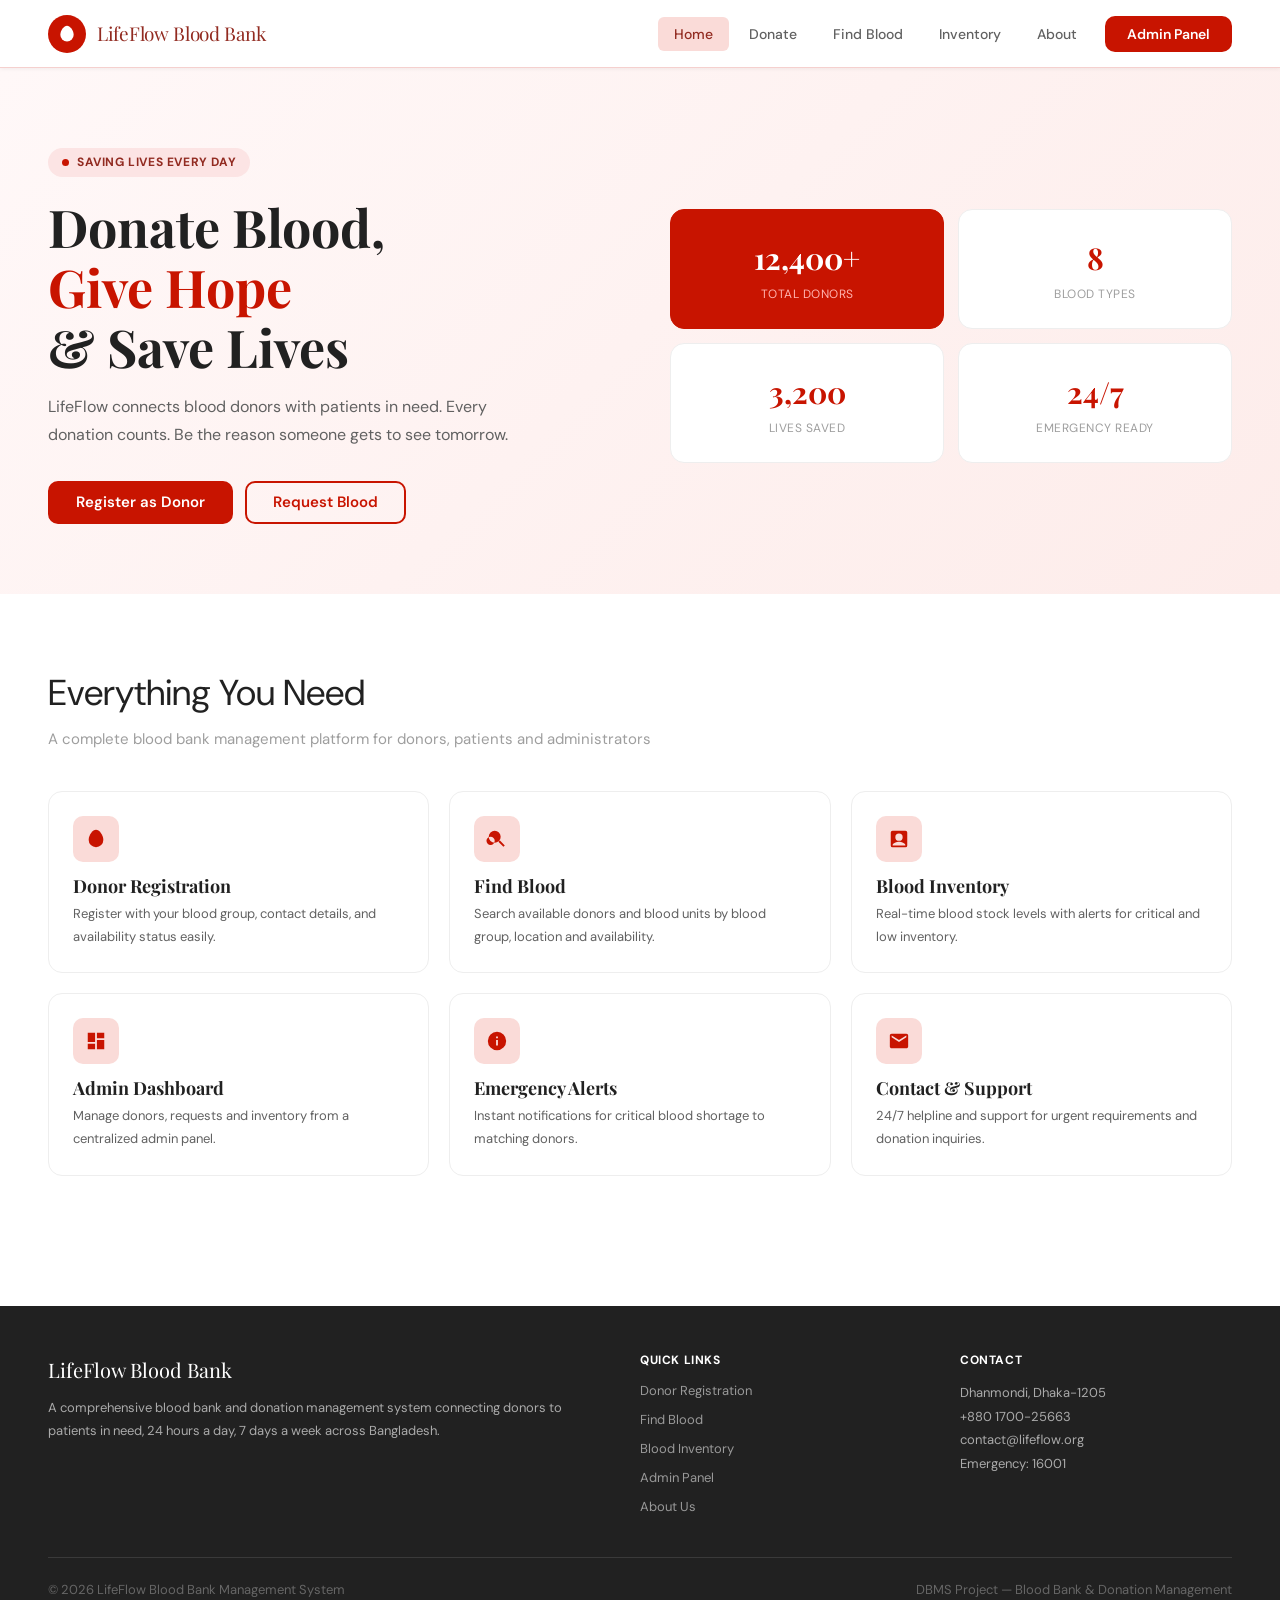
<file: index.html>
<!DOCTYPE html>
<html lang="en">
<head>
    <meta charset="UTF-8">
    <meta name="viewport" content="width=device-width, initial-scale=1.0">
    <title>LifeFlow — Blood Bank & Donation Management System</title>
    <link rel="stylesheet" href="css/style.css">
</head>
<body>

<!-- ══════════════════════════════════════════════════════════
     NAVBAR
══════════════════════════════════════════════════════════ -->
<nav class="navbar">
    <a class="nav-logo" href="#" onclick="showPage('home');return false">
        <div class="nav-logo-icon">
            <svg viewBox="0 0 24 24"><path d="M12 2C8.5 2 4 7.5 4 13a8 8 0 0016 0c0-5.5-4.5-11-8-11z"/></svg>
        </div>
        <span class="nav-logo-text">LifeFlow Blood Bank</span>
    </a>
    <div class="nav-links">
        <button class="nav-link active" data-page="home"      onclick="showPage('home')">Home</button>
        <button class="nav-link"        data-page="donate"    onclick="showPage('donate')">Donate</button>
        <button class="nav-link"        data-page="request"   onclick="showPage('request')">Find Blood</button>
        <button class="nav-link"        data-page="inventory" onclick="showPage('inventory')">Inventory</button>
        <button class="nav-link"        data-page="about"     onclick="showPage('about')">About</button>
        <button class="nav-admin-btn"   data-page="admin"     onclick="showPage('admin')">Admin Panel</button>
    </div>
</nav>


<!-- ══════════════════════════════════════════════════════════
     PAGE: HOME
══════════════════════════════════════════════════════════ -->
<div id="page-home" class="page active">

    <!-- Hero -->
    <section style="background:linear-gradient(135deg,#fff8f8 0%,#fdecea 100%);padding:80px 48px 70px;
                    display:grid;grid-template-columns:1fr 1fr;gap:60px;align-items:center">
        <div>
            <div style="display:inline-flex;align-items:center;gap:8px;background:#fce4e4;color:var(--red-dark);
                        font-size:12px;font-weight:700;padding:5px 14px;border-radius:999px;
                        letter-spacing:.6px;text-transform:uppercase;margin-bottom:20px">
                <span class="pulse" style="width:7px;height:7px;background:var(--red);border-radius:50%;display:inline-block"></span>
                Saving Lives Every Day
            </div>
            <h1 style="margin-bottom:16px">
                Donate Blood,<br>
                <span style="color:var(--red)">Give Hope</span><br>
                &amp; Save Lives
            </h1>
            <p style="font-size:16px;margin-bottom:32px;max-width:460px">
                LifeFlow connects blood donors with patients in need. Every donation counts.
                Be the reason someone gets to see tomorrow.
            </p>
            <div style="display:flex;gap:12px;flex-wrap:wrap">
                <button class="btn btn-primary" onclick="showPage('donate')">Register as Donor</button>
                <button class="btn btn-outline" onclick="showPage('request')">Request Blood</button>
            </div>
        </div>
        <div style="display:grid;grid-template-columns:1fr 1fr;gap:14px">
            <div class="card" style="text-align:center;background:var(--red);border-color:var(--red)">
                <div style="font-family:var(--font-head);font-size:30px;color:white;font-weight:700">12,400+</div>
                <div style="font-size:12px;color:#ffb3ae;text-transform:uppercase;letter-spacing:.5px;margin-top:3px">Total Donors</div>
            </div>
            <div class="card" style="text-align:center">
                <div style="font-family:var(--font-head);font-size:30px;color:var(--red);font-weight:700">8</div>
                <div style="font-size:12px;color:var(--gray-400);text-transform:uppercase;letter-spacing:.5px;margin-top:3px">Blood Types</div>
            </div>
            <div class="card" style="text-align:center">
                <div style="font-family:var(--font-head);font-size:30px;color:var(--red);font-weight:700">3,200</div>
                <div style="font-size:12px;color:var(--gray-400);text-transform:uppercase;letter-spacing:.5px;margin-top:3px">Lives Saved</div>
            </div>
            <div class="card" style="text-align:center">
                <div style="font-family:var(--font-head);font-size:30px;color:var(--red);font-weight:700">24/7</div>
                <div style="font-size:12px;color:var(--gray-400);text-transform:uppercase;letter-spacing:.5px;margin-top:3px">Emergency Ready</div>
            </div>
        </div>
    </section>

    <!-- Features -->
    <section style="padding:70px 48px">
        <div class="section-title">Everything You Need</div>
        <div class="section-sub">A complete blood bank management platform for donors, patients and administrators</div>
        <div style="display:grid;grid-template-columns:repeat(3,1fr);gap:20px">

            <div class="card" style="cursor:pointer" onclick="showPage('donate')">
                <div style="width:46px;height:46px;background:var(--red-light);border-radius:10px;
                            display:flex;align-items:center;justify-content:center;margin-bottom:14px">
                    <svg width="22" height="22" fill="var(--red)" viewBox="0 0 24 24"><path d="M12 2C8.5 2 4 7.5 4 13a8 8 0 0016 0c0-5.5-4.5-11-8-11z"/></svg>
                </div>
                <h4 style="margin-bottom:6px">Donor Registration</h4>
                <p style="font-size:13px">Register with your blood group, contact details, and availability status easily.</p>
            </div>

            <div class="card" style="cursor:pointer" onclick="showPage('request')">
                <div style="width:46px;height:46px;background:var(--red-light);border-radius:10px;
                            display:flex;align-items:center;justify-content:center;margin-bottom:14px">
                    <svg width="22" height="22" fill="var(--red)" viewBox="0 0 24 24"><path d="M15.5 14h-.79l-.28-.27A6.47 6.47 0 0016 9.5a6.5 6.5 0 10-6.5 6.5c1.61 0 3.09-.59 4.23-1.57l.27.28v.79l5 4.99L20.49 19l-4.99-5zm-6 0A4.5 4.5 0 115 9.5 4.5 4.5 0 019.5 14z"/></svg>
                </div>
                <h4 style="margin-bottom:6px">Find Blood</h4>
                <p style="font-size:13px">Search available donors and blood units by blood group, location and availability.</p>
            </div>

            <div class="card" style="cursor:pointer" onclick="showPage('inventory')">
                <div style="width:46px;height:46px;background:var(--red-light);border-radius:10px;
                            display:flex;align-items:center;justify-content:center;margin-bottom:14px">
                    <svg width="22" height="22" fill="var(--red)" viewBox="0 0 24 24"><path d="M19 3H5a2 2 0 00-2 2v14a2 2 0 002 2h14a2 2 0 002-2V5a2 2 0 00-2-2zm-7 3a4 4 0 110 8 4 4 0 010-8zm-7 13c0-2.7 4.7-4 7-4s7 1.3 7 4H5z"/></svg>
                </div>
                <h4 style="margin-bottom:6px">Blood Inventory</h4>
                <p style="font-size:13px">Real-time blood stock levels with alerts for critical and low inventory.</p>
            </div>

            <div class="card" style="cursor:pointer" onclick="showPage('admin')">
                <div style="width:46px;height:46px;background:var(--red-light);border-radius:10px;
                            display:flex;align-items:center;justify-content:center;margin-bottom:14px">
                    <svg width="22" height="22" fill="var(--red)" viewBox="0 0 24 24"><path d="M3 13h8V3H3v10zm0 8h8v-6H3v6zm10 0h8V11h-8v10zm0-18v6h8V3h-8z"/></svg>
                </div>
                <h4 style="margin-bottom:6px">Admin Dashboard</h4>
                <p style="font-size:13px">Manage donors, requests and inventory from a centralized admin panel.</p>
            </div>

            <div class="card">
                <div style="width:46px;height:46px;background:var(--red-light);border-radius:10px;
                            display:flex;align-items:center;justify-content:center;margin-bottom:14px">
                    <svg width="22" height="22" fill="var(--red)" viewBox="0 0 24 24"><path d="M12 2a10 10 0 100 20A10 10 0 0012 2zm1 15h-2v-6h2v6zm0-8h-2V7h2v2z"/></svg>
                </div>
                <h4 style="margin-bottom:6px">Emergency Alerts</h4>
                <p style="font-size:13px">Instant notifications for critical blood shortage to matching donors.</p>
            </div>

            <div class="card" style="cursor:pointer" onclick="showPage('about')">
                <div style="width:46px;height:46px;background:var(--red-light);border-radius:10px;
                            display:flex;align-items:center;justify-content:center;margin-bottom:14px">
                    <svg width="22" height="22" fill="var(--red)" viewBox="0 0 24 24"><path d="M20 4H4c-1.1 0-2 .9-2 2v12c0 1.1.9 2 2 2h16c1.1 0 2-.9 2-2V6c0-1.1-.9-2-2-2zm0 4l-8 5-8-5V6l8 5 8-5v2z"/></svg>
                </div>
                <h4 style="margin-bottom:6px">Contact &amp; Support</h4>
                <p style="font-size:13px">24/7 helpline and support for urgent requirements and donation inquiries.</p>
            </div>

        </div>
    </section>
</div>


<!-- ══════════════════════════════════════════════════════════
     PAGE: DONOR REGISTRATION
══════════════════════════════════════════════════════════ -->
<div id="page-donate" class="page hidden">
    <div class="page-header">
        <h2>Donor Registration</h2>
        <p>Register as a blood donor and help save lives in your community</p>
    </div>
    <div class="content-area">
        <div class="form-card">
            <form id="donor-form" onsubmit="submitDonorRegistration(event)">
                <div class="form-grid">
                    <div class="form-group">
                        <label>First Name *</label>
                        <input type="text" id="d-fname" placeholder="Enter first name" required>
                    </div>
                    <div class="form-group">
                        <label>Last Name *</label>
                        <input type="text" id="d-lname" placeholder="Enter last name" required>
                    </div>
                    <div class="form-group">
                        <label>Email Address *</label>
                        <input type="email" id="d-email" placeholder="your@email.com" required>
                    </div>
                    <div class="form-group">
                        <label>Phone Number *</label>
                        <input type="tel" id="d-phone" placeholder="+880 1XXX XXXXXX" required>
                    </div>
                    <div class="form-group">
                        <label>Date of Birth *</label>
                        <input type="date" id="d-dob" required>
                    </div>
                    <div class="form-group">
                        <label>Gender *</label>
                        <select id="d-gender" required>
                            <option value="">Select gender</option>
                            <option>Male</option>
                            <option>Female</option>
                            <option>Other</option>
                        </select>
                    </div>
                    <div class="form-group full">
                        <label>Blood Group *</label>
                        <div class="blood-group-selector" id="donor-bg-selector">
                            <button type="button" class="bg-btn" data-bg="A+">A+</button>
                            <button type="button" class="bg-btn" data-bg="A-">A−</button>
                            <button type="button" class="bg-btn" data-bg="B+">B+</button>
                            <button type="button" class="bg-btn" data-bg="B-">B−</button>
                            <button type="button" class="bg-btn" data-bg="AB+">AB+</button>
                            <button type="button" class="bg-btn" data-bg="AB-">AB−</button>
                            <button type="button" class="bg-btn" data-bg="O+">O+</button>
                            <button type="button" class="bg-btn" data-bg="O-">O−</button>
                        </div>
                    </div>
                    <div class="form-group">
                        <label>City / District *</label>
                        <input type="text" id="d-city" placeholder="Dhaka, Chittagong..." required>
                    </div>
                    <div class="form-group">
                        <label>Weight (kg)</label>
                        <input type="number" id="d-weight" placeholder="Minimum 50 kg" min="50" max="200">
                    </div>
                    <div class="form-group">
                        <label>Last Donation Date</label>
                        <input type="date" id="d-lastdon">
                    </div>
                    <div class="form-group">
                        <label>Availability</label>
                        <select id="d-avail">
                            <option>Available Now</option>
                            <option>Available this Week</option>
                            <option>Not Available</option>
                        </select>
                    </div>
                    <div class="form-group full">
                        <label>Medical Notes (Optional)</label>
                        <textarea id="d-notes" placeholder="Any medical conditions, medications, or relevant health information..."></textarea>
                    </div>
                </div>
                <button type="submit" id="donor-submit-btn" class="btn btn-primary mt-3" data-label="Register as Donor">
                    Register as Donor
                </button>
                <div id="donor-alert" class="alert hidden"></div>
            </form>
        </div>
    </div>
</div>


<!-- ══════════════════════════════════════════════════════════
     PAGE: FIND BLOOD / REQUEST
══════════════════════════════════════════════════════════ -->
<div id="page-request" class="page hidden">
    <div class="page-header">
        <h2>Find Blood / Request</h2>
        <p>Search for available donors and blood units near you</p>
    </div>
    <div class="content-area">

        <!-- Search Bar -->
        <div style="display:flex;gap:12px;margin-bottom:28px;flex-wrap:wrap">
            <select id="s-bg" style="min-width:150px">
                <option value="">All Blood Groups</option>
                <option>A+</option><option>A-</option><option>B+</option><option>B-</option>
                <option>AB+</option><option>AB-</option><option>O+</option><option>O-</option>
            </select>
            <input type="text" id="s-city" placeholder="Search by city or district..." style="flex:1;min-width:160px">
            <select id="s-avail" style="min-width:180px">
                <option value="">Any Availability</option>
                <option value="Available Now">Available Now</option>
                <option value="Available this Week">Available this Week</option>
            </select>
            <button class="btn btn-primary" onclick="searchDonors()">Search Donors</button>
        </div>

        <!-- Donor Cards Grid -->
        <div id="donor-results" style="display:grid;grid-template-columns:repeat(auto-fill,minmax(260px,1fr));gap:16px;margin-bottom:48px">
            <p class="text-muted">Loading donors...</p>
        </div>

        <!-- Blood Request Form -->
        <div style="border-top:1.5px solid var(--gray-200);padding-top:40px">
            <h3 style="margin-bottom:6px">Submit a Blood Request</h3>
            <p style="margin-bottom:28px">Can't find a donor? Submit a formal request and we'll notify matching donors.</p>
            <div class="form-card" style="max-width:640px">
                <form id="request-form" onsubmit="submitBloodRequest(event)">
                    <div class="form-grid">
                        <div class="form-group">
                            <label>Patient Name *</label>
                            <input type="text" id="r-patient" placeholder="Full name" required>
                        </div>
                        <div class="form-group">
                            <label>Contact Number *</label>
                            <input type="tel" id="r-contact" placeholder="Phone number" required>
                        </div>
                        <div class="form-group">
                            <label>Blood Group Needed *</label>
                            <select id="r-bg" required>
                                <option value="">Select blood group</option>
                                <option>A+</option><option>A-</option><option>B+</option><option>B-</option>
                                <option>AB+</option><option>AB-</option><option>O+</option><option>O-</option>
                            </select>
                        </div>
                        <div class="form-group">
                            <label>Units Required *</label>
                            <input type="number" id="r-units" placeholder="Number of units" min="1" max="20" required>
                        </div>
                        <div class="form-group">
                            <label>Hospital / Location *</label>
                            <input type="text" id="r-hospital" placeholder="Hospital name and city" required>
                        </div>
                        <div class="form-group">
                            <label>Required By *</label>
                            <input type="date" id="r-date" required>
                        </div>
                        <div class="form-group full">
                            <label>Additional Notes</label>
                            <textarea id="r-notes" placeholder="Urgency level, patient condition, or other details..."></textarea>
                        </div>
                    </div>
                    <button type="submit" id="req-submit-btn" class="btn btn-primary mt-3" data-label="Submit Request">
                        Submit Request
                    </button>
                    <div id="req-alert" class="alert hidden"></div>
                </form>
            </div>
        </div>
    </div>
</div>


<!-- ══════════════════════════════════════════════════════════
     PAGE: BLOOD INVENTORY
══════════════════════════════════════════════════════════ -->
<div id="page-inventory" class="page hidden">
    <div class="page-header">
        <h2>Blood Inventory</h2>
        <p>Real-time blood stock levels across all blood groups</p>
    </div>
    <div class="content-area">
        <div id="inv-grid" style="display:grid;grid-template-columns:repeat(4,1fr);gap:16px;margin-bottom:40px">
            <p class="text-muted">Loading inventory...</p>
        </div>

        <h3 style="margin-bottom:16px">Recent Donations Log</h3>
        <div class="table-wrap">
            <table>
                <thead>
                    <tr>
                        <th>Donor</th>
                        <th>Blood Group</th>
                        <th>Units</th>
                        <th>Date</th>
                        <th>Status</th>
                    </tr>
                </thead>
                <tbody>
                    <tr><td>Md. Alamin</td><td><strong>A+</strong></td><td>1</td><td>2026-04-03</td><td><span class="pill pill-success">Completed</span></td></tr>
                    <tr><td>Sharmin Akter</td><td><strong>B+</strong></td><td>1</td><td>2026-04-02</td><td><span class="pill pill-success">Completed</span></td></tr>
                    <tr><td>Jahangir Alam</td><td><strong>O-</strong></td><td>1</td><td>2026-04-01</td><td><span class="pill pill-success">Completed</span></td></tr>
                    <tr><td>Ritu Begum</td><td><strong>A-</strong></td><td>1</td><td>2026-03-30</td><td><span class="pill pill-success">Completed</span></td></tr>
                    <tr><td>Tania Akter</td><td><strong>AB-</strong></td><td>1</td><td>2026-03-28</td><td><span class="pill pill-success">Completed</span></td></tr>
                </tbody>
            </table>
        </div>
    </div>
</div>


<!-- ══════════════════════════════════════════════════════════
     PAGE: ADMIN DASHBOARD
══════════════════════════════════════════════════════════ -->
<div id="page-admin" class="page hidden">
    <div class="page-header">
        <h2>Admin Dashboard</h2>
        <p>Manage donors, blood requests and inventory</p>
    </div>
    <div class="content-area">
        <div style="display:grid;grid-template-columns:220px 1fr;min-height:580px;
                    border:1.5px solid var(--gray-200);border-radius:var(--radius-lg);
                    overflow:hidden;background:var(--white)">

            <!-- Sidebar -->
            <div style="background:var(--gray-50);border-right:1.5px solid var(--gray-200);padding:20px 0">
                <div style="font-size:11px;font-weight:700;color:var(--gray-400);
                            padding:0 20px 12px;text-transform:uppercase;letter-spacing:.6px">Management</div>
                <div class="admin-nav-item active" data-tab="overview"   onclick="switchAdminTab('overview')">
                    <svg width="16" height="16" fill="currentColor" viewBox="0 0 24 24"><path d="M3 13h8V3H3v10zm0 8h8v-6H3v6zm10 0h8V11h-8v10zm0-18v6h8V3h-8z"/></svg>
                    Overview
                </div>
                <div class="admin-nav-item" data-tab="donors" onclick="switchAdminTab('donors')">
                    <svg width="16" height="16" fill="currentColor" viewBox="0 0 24 24"><path d="M16 11c1.66 0 2.99-1.34 2.99-3S17.66 5 16 5c-1.66 0-3 1.34-3 3s1.34 3 3 3zm-8 0c1.66 0 2.99-1.34 2.99-3S9.66 5 8 5C6.34 5 5 6.34 5 8s1.34 3 3 3zm0 2c-2.33 0-7 1.17-7 3.5V19h14v-2.5c0-2.33-4.67-3.5-7-3.5zm8 0c-.29 0-.62.02-.97.05 1.16.84 1.97 1.97 1.97 3.45V19h6v-2.5c0-2.33-4.67-3.5-7-3.5z"/></svg>
                    Donors
                </div>
                <div class="admin-nav-item" data-tab="requests" onclick="switchAdminTab('requests')">
                    <svg width="16" height="16" fill="currentColor" viewBox="0 0 24 24"><path d="M20 6h-2.18c.07-.44.18-.88.18-1.35C18 2.06 15.94 0 13.35 0c-1.4 0-2.47.75-3.35 1.9C9.12.75 8.05 0 6.65 0 4.06 0 2 2.06 2 4.65c0 .47.11.91.18 1.35H0v2h20V6zm0 2H0v12a2 2 0 002 2h16a2 2 0 002-2V8z"/></svg>
                    Requests
                </div>
                <div class="admin-nav-item" data-tab="inventory-a" onclick="switchAdminTab('inventory-a')">
                    <svg width="16" height="16" fill="currentColor" viewBox="0 0 24 24"><path d="M19 3H5a2 2 0 00-2 2v14a2 2 0 002 2h14a2 2 0 002-2V5a2 2 0 00-2-2zm-7 3c1.93 0 3.5 1.57 3.5 3.5S13.93 13 12 13s-3.5-1.57-3.5-3.5S10.07 6 12 6zm7 13H5v-.23c0-.62.28-1.2.76-1.58C7.47 15.82 9.64 15 12 15s4.53.82 6.24 2.19c.48.38.76.97.76 1.58V19z"/></svg>
                    Inventory
                </div>
                <div class="admin-nav-item" data-tab="reports" onclick="switchAdminTab('reports')">
                    <svg width="16" height="16" fill="currentColor" viewBox="0 0 24 24"><path d="M9 17H7v-7h2v7zm4 0h-2V7h2v10zm4 0h-2v-4h2v4zm2.5 2.1h-15V5h15v14.1zm0-16.1h-15C3.12 3 2 4.12 2 5.5v13C2 19.88 3.12 21 4.5 21h15c1.38 0 2.5-1.12 2.5-2.5v-13C22 4.12 20.88 3 19.5 3z"/></svg>
                    Reports
                </div>
            </div>

            <!-- Content -->
            <div style="padding:28px;overflow:auto">

                <!-- Overview Tab -->
                <div id="tab-overview" class="admin-tab-content">
                    <div style="display:grid;grid-template-columns:repeat(3,1fr);gap:14px;margin-bottom:24px">
                        <div style="background:var(--gray-50);border-radius:10px;padding:18px;border:1px solid var(--gray-200)">
                            <div id="stat-donors" style="font-size:28px;font-weight:700;color:var(--red);font-family:var(--font-head)">—</div>
                            <div style="font-size:12px;color:var(--gray-400);text-transform:uppercase;letter-spacing:.4px;margin-top:3px">Total Donors</div>
                        </div>
                        <div style="background:var(--gray-50);border-radius:10px;padding:18px;border:1px solid var(--gray-200)">
                            <div id="stat-requests" style="font-size:28px;font-weight:700;color:var(--red);font-family:var(--font-head)">—</div>
                            <div style="font-size:12px;color:var(--gray-400);text-transform:uppercase;letter-spacing:.4px;margin-top:3px">Pending Requests</div>
                        </div>
                        <div style="background:var(--gray-50);border-radius:10px;padding:18px;border:1px solid var(--gray-200)">
                            <div id="stat-units" style="font-size:28px;font-weight:700;color:var(--red);font-family:var(--font-head)">—</div>
                            <div style="font-size:12px;color:var(--gray-400);text-transform:uppercase;letter-spacing:.4px;margin-top:3px">Total Units</div>
                        </div>
                    </div>
                    <div style="font-size:12px;font-weight:700;color:var(--gray-400);text-transform:uppercase;letter-spacing:.5px;margin-bottom:10px">Recent Blood Requests</div>
                    <div class="table-wrap">
                        <table>
                            <thead><tr><th>Patient</th><th>Blood</th><th>Units</th><th>Hospital</th><th>Required By</th><th>Status</th><th>Action</th></tr></thead>
                            <tbody id="admin-req-tbody"><tr><td colspan="7" class="text-muted" style="padding:20px">Loading...</td></tr></tbody>
                        </table>
                    </div>
                </div>

                <!-- Donors Tab -->
                <div id="tab-donors" class="admin-tab-content hidden">
                    <div style="display:flex;justify-content:space-between;align-items:center;margin-bottom:16px">
                        <div style="font-size:12px;font-weight:700;color:var(--gray-400);text-transform:uppercase;letter-spacing:.5px">Registered Donors</div>
                        <input type="text" placeholder="Search donors..." style="width:220px;padding:8px 12px;font-size:13px">
                    </div>
                    <div class="table-wrap">
                        <table>
                            <thead><tr><th>Name</th><th>Blood Group</th><th>City</th><th>Phone</th><th>Availability</th></tr></thead>
                            <tbody id="admin-donors-tbody"><tr><td colspan="5" class="text-muted" style="padding:20px">Loading...</td></tr></tbody>
                        </table>
                    </div>
                </div>

                <!-- Requests Tab -->
                <div id="tab-requests" class="admin-tab-content hidden">
                    <div style="font-size:12px;font-weight:700;color:var(--gray-400);text-transform:uppercase;letter-spacing:.5px;margin-bottom:10px">All Blood Requests</div>
                    <div class="table-wrap">
                        <table>
                            <thead><tr><th>Patient</th><th>Blood</th><th>Hospital</th><th>Required By</th><th>Status</th><th>Action</th></tr></thead>
                            <tbody id="admin-req-tbody2">
                                <tr><td>Fatima Begum</td><td><strong>O+</strong></td><td>DMCH</td><td>2026-04-05</td><td><span class="pill pill-warning">Pending</span></td>
                                    <td><button class="btn btn-sm btn-primary" onclick="updateRequestStatus(1,'Approved')">Approve</button></td></tr>
                                <tr><td>Karim Hossain</td><td><strong>AB-</strong></td><td>Apollo</td><td>2026-04-06</td><td><span class="pill pill-success">Approved</span></td><td>—</td></tr>
                                <tr><td>Nusrat Jahan</td><td><strong>O-</strong></td><td>BSMMU</td><td>2026-04-08</td><td><span class="pill pill-warning">Pending</span></td>
                                    <td><button class="btn btn-sm btn-primary" onclick="updateRequestStatus(5,'Approved')">Approve</button></td></tr>
                            </tbody>
                        </table>
                    </div>
                </div>

                <!-- Inventory Admin Tab -->
                <div id="tab-inventory-a" class="admin-tab-content hidden">
                    <div style="font-size:12px;font-weight:700;color:var(--gray-400);text-transform:uppercase;letter-spacing:.5px;margin-bottom:16px">Update Blood Inventory</div>
                    <div style="display:grid;grid-template-columns:repeat(4,1fr);gap:14px">
                        <div style="background:var(--gray-50);border:1.5px solid var(--gray-200);border-radius:10px;padding:16px;text-align:center">
                            <div style="font-weight:700;font-size:18px;font-family:var(--font-head)">A+</div>
                            <input type="number" value="45" style="width:80px;text-align:center;margin-top:8px">
                            <div style="font-size:11px;color:var(--gray-400);margin-top:4px">units</div>
                        </div>
                        <div style="background:var(--gray-50);border:1.5px solid var(--gray-200);border-radius:10px;padding:16px;text-align:center">
                            <div style="font-weight:700;font-size:18px;font-family:var(--font-head)">A−</div>
                            <input type="number" value="12" style="width:80px;text-align:center;margin-top:8px">
                            <div style="font-size:11px;color:var(--gray-400);margin-top:4px">units</div>
                        </div>
                        <div style="background:var(--gray-50);border:1.5px solid var(--gray-200);border-radius:10px;padding:16px;text-align:center">
                            <div style="font-weight:700;font-size:18px;font-family:var(--font-head)">B+</div>
                            <input type="number" value="38" style="width:80px;text-align:center;margin-top:8px">
                            <div style="font-size:11px;color:var(--gray-400);margin-top:4px">units</div>
                        </div>
                        <div style="background:var(--gray-50);border:1.5px solid var(--gray-200);border-radius:10px;padding:16px;text-align:center">
                            <div style="font-weight:700;font-size:18px;font-family:var(--font-head)">O+</div>
                            <input type="number" value="6" style="width:80px;text-align:center;margin-top:8px">
                            <div style="font-size:11px;color:var(--gray-400);margin-top:4px">units</div>
                        </div>
                    </div>
                    <button class="btn btn-primary mt-3" onclick="alert('Inventory updated! (Connect to DB to persist)')">Save Changes</button>
                </div>

                <!-- Reports Tab -->
                <div id="tab-reports" class="admin-tab-content hidden">
                    <div style="display:grid;grid-template-columns:repeat(3,1fr);gap:14px;margin-bottom:24px">
                        <div style="background:var(--gray-50);border-radius:10px;padding:18px;border:1px solid var(--gray-200)">
                            <div style="font-size:28px;font-weight:700;color:var(--red);font-family:var(--font-head)">248</div>
                            <div style="font-size:12px;color:var(--gray-400);text-transform:uppercase;letter-spacing:.4px;margin-top:3px">Donations This Month</div>
                        </div>
                        <div style="background:var(--gray-50);border-radius:10px;padding:18px;border:1px solid var(--gray-200)">
                            <div style="font-size:28px;font-weight:700;color:var(--red);font-family:var(--font-head)">186</div>
                            <div style="font-size:12px;color:var(--gray-400);text-transform:uppercase;letter-spacing:.4px;margin-top:3px">Requests Fulfilled</div>
                        </div>
                        <div style="background:var(--gray-50);border-radius:10px;padding:18px;border:1px solid var(--gray-200)">
                            <div style="font-size:28px;font-weight:700;color:var(--red);font-family:var(--font-head)">96%</div>
                            <div style="font-size:12px;color:var(--gray-400);text-transform:uppercase;letter-spacing:.4px;margin-top:3px">Fulfillment Rate</div>
                        </div>
                    </div>
                    <div style="font-size:12px;font-weight:700;color:var(--gray-400);text-transform:uppercase;letter-spacing:.5px;margin-bottom:10px">Monthly Summary — April 2026</div>
                    <div class="table-wrap">
                        <table>
                            <thead><tr><th>Blood Group</th><th>Donations</th><th>Requests</th><th>Fulfilled</th><th>Stock Status</th></tr></thead>
                            <tbody>
                                <tr><td><strong>O+</strong></td><td>68</td><td>72</td><td>66</td><td><span class="pill pill-warning">Low</span></td></tr>
                                <tr><td><strong>A+</strong></td><td>55</td><td>48</td><td>48</td><td><span class="pill pill-success">OK</span></td></tr>
                                <tr><td><strong>B+</strong></td><td>42</td><td>38</td><td>38</td><td><span class="pill pill-success">OK</span></td></tr>
                                <tr><td><strong>AB-</strong></td><td>8</td><td>14</td><td>8</td><td><span class="pill pill-danger">Critical</span></td></tr>
                                <tr><td><strong>O-</strong></td><td>15</td><td>18</td><td>14</td><td><span class="pill pill-danger">Critical</span></td></tr>
                            </tbody>
                        </table>
                    </div>
                </div>

            </div><!-- end admin content -->
        </div><!-- end admin grid -->
    </div>
</div>


<!-- ══════════════════════════════════════════════════════════
     PAGE: ABOUT & CONTACT
══════════════════════════════════════════════════════════ -->
<div id="page-about" class="page hidden">
    <div style="background:linear-gradient(135deg,#fff0ef,#fdecea);padding:60px 48px;text-align:center;
                border-bottom:1.5px solid #f5d0ce">
        <h2 style="margin-bottom:12px">About LifeFlow</h2>
        <p style="max-width:560px;margin:0 auto;font-size:16px">
            We are committed to bridging the gap between blood donors and those in need,
            saving lives one donation at a time across Bangladesh.
        </p>
    </div>

    <!-- Team -->
    <div style="padding:50px 48px">
        <h3 style="margin-bottom:6px">Our Team</h3>
        <p style="margin-bottom:28px">Dedicated professionals working around the clock</p>
        <div style="display:grid;grid-template-columns:repeat(3,1fr);gap:20px">
            <div class="card" style="text-align:center;padding:30px 20px">
                <div style="width:64px;height:64px;border-radius:50%;background:var(--red);display:flex;align-items:center;
                            justify-content:center;margin:0 auto 14px;font-family:var(--font-head);font-size:22px;color:white;font-weight:700">DR</div>
                <h4 style="margin-bottom:4px">Dr. Rahman Islam</h4>
                <p style="font-size:13px">Chief Medical Officer</p>
            </div>
            <div class="card" style="text-align:center;padding:30px 20px">
                <div style="width:64px;height:64px;border-radius:50%;background:var(--red-dark);display:flex;align-items:center;
                            justify-content:center;margin:0 auto 14px;font-family:var(--font-head);font-size:22px;color:white;font-weight:700">SA</div>
                <h4 style="margin-bottom:4px">Sumaiya Ahmed</h4>
                <p style="font-size:13px">Head of Donor Relations</p>
            </div>
            <div class="card" style="text-align:center;padding:30px 20px">
                <div style="width:64px;height:64px;border-radius:50%;background:var(--red-mid);display:flex;align-items:center;
                            justify-content:center;margin:0 auto 14px;font-family:var(--font-head);font-size:22px;color:white;font-weight:700">NK</div>
                <h4 style="margin-bottom:4px">Nafis Khan</h4>
                <p style="font-size:13px">Lab Operations Manager</p>
            </div>
        </div>
    </div>

    <!-- Contact -->
    <div style="padding:0 48px 56px;display:grid;grid-template-columns:1fr 1fr;gap:48px">
        <div>
            <h3 style="margin-bottom:20px">Get In Touch</h3>
            <div style="display:flex;gap:14px;align-items:flex-start;margin-bottom:18px">
                <div style="width:40px;height:40px;background:var(--red-light);border-radius:9px;
                            display:flex;align-items:center;justify-content:center;flex-shrink:0">
                    <svg width="18" height="18" fill="var(--red)" viewBox="0 0 24 24"><path d="M12 2C8.13 2 5 5.13 5 9c0 5.25 7 13 7 13s7-7.75 7-13c0-3.87-3.13-7-7-7zm0 9.5c-1.38 0-2.5-1.12-2.5-2.5S10.62 6.5 12 6.5s2.5 1.12 2.5 2.5S13.38 11.5 12 11.5z"/></svg>
                </div>
                <div>
                    <div style="font-weight:600;font-size:14px;margin-bottom:2px">Address</div>
                    <div style="font-size:13px;color:var(--gray-400)">House 12, Road 5, Dhanmondi, Dhaka-1205</div>
                </div>
            </div>
            <div style="display:flex;gap:14px;align-items:flex-start;margin-bottom:18px">
                <div style="width:40px;height:40px;background:var(--red-light);border-radius:9px;
                            display:flex;align-items:center;justify-content:center;flex-shrink:0">
                    <svg width="18" height="18" fill="var(--red)" viewBox="0 0 24 24"><path d="M20 4H4c-1.1 0-2 .9-2 2v12c0 1.1.9 2 2 2h16c1.1 0 2-.9 2-2V6c0-1.1-.9-2-2-2zm0 4l-8 5-8-5V6l8 5 8-5v2z"/></svg>
                </div>
                <div>
                    <div style="font-weight:600;font-size:14px;margin-bottom:2px">Email</div>
                    <div style="font-size:13px;color:var(--gray-400)">contact@lifeflow.org</div>
                </div>
            </div>
            <div style="display:flex;gap:14px;align-items:flex-start">
                <div style="width:40px;height:40px;background:var(--red-light);border-radius:9px;
                            display:flex;align-items:center;justify-content:center;flex-shrink:0">
                    <svg width="18" height="18" fill="var(--red)" viewBox="0 0 24 24"><path d="M6.62 10.79a15.05 15.05 0 006.59 6.59l2.2-2.2a1 1 0 011.01-.24c1.12.37 2.33.57 3.58.57a1 1 0 011 1V20a1 1 0 01-1 1A17 17 0 013 4a1 1 0 011-1h3.5a1 1 0 011 1c0 1.25.2 2.45.57 3.57a1 1 0 01-.24 1.01l-2.21 2.21z"/></svg>
                </div>
                <div>
                    <div style="font-weight:600;font-size:14px;margin-bottom:2px">Emergency Hotline</div>
                    <div style="font-size:13px;color:var(--gray-400)">+880 1700-BLOOD (25663) — 24/7</div>
                </div>
            </div>
        </div>

        <div class="form-card" style="max-width:100%;padding:28px">
            <h4 style="margin-bottom:20px">Send Us a Message</h4>
            <div class="form-group mb-2"><label>Your Name</label><input type="text" placeholder="Full name"></div>
            <div class="form-group mb-2"><label>Email</label><input type="email" placeholder="your@email.com"></div>
            <div class="form-group mb-2"><label>Message</label><textarea placeholder="How can we help you?"></textarea></div>
            <button class="btn btn-primary" onclick="alert('Message sent! We will get back to you shortly.')">Send Message</button>
        </div>
    </div>
</div>


<!-- ══════════════════════════════════════════════════════════
     FOOTER
══════════════════════════════════════════════════════════ -->
<footer>
    <div class="footer-grid">
        <div>
            <div class="footer-logo">LifeFlow Blood Bank</div>
            <p>A comprehensive blood bank and donation management system connecting donors to patients in need, 24 hours a day, 7 days a week across Bangladesh.</p>
        </div>
        <div class="footer-col">
            <h4>Quick Links</h4>
            <a class="footer-link" href="#" onclick="showPage('donate');return false">Donor Registration</a>
            <a class="footer-link" href="#" onclick="showPage('request');return false">Find Blood</a>
            <a class="footer-link" href="#" onclick="showPage('inventory');return false">Blood Inventory</a>
            <a class="footer-link" href="#" onclick="showPage('admin');return false">Admin Panel</a>
            <a class="footer-link" href="#" onclick="showPage('about');return false">About Us</a>
        </div>
        <div class="footer-col">
            <h4>Contact</h4>
            <p>Dhanmondi, Dhaka-1205<br>+880 1700-25663<br>contact@lifeflow.org<br>Emergency: 16001</p>
        </div>
    </div>
    <div class="footer-bottom">
        <span>© 2026 LifeFlow Blood Bank Management System</span>
        <span>DBMS Project — Blood Bank &amp; Donation Management</span>
    </div>
</footer>

<!-- Inline admin nav styles (not in CSS to keep separation clear) -->
<style>
.page { display: none; }
.page.active { display: block; }
.admin-nav-item {
    padding: 10px 20px;
    display: flex;
    align-items: center;
    gap: 10px;
    cursor: pointer;
    font-size: 14px;
    color: var(--gray-600);
    font-weight: 500;
    transition: .15s;
    border-left: 3px solid transparent;
    font-family: var(--font-body);
    user-select: none;
}
.admin-nav-item:hover, .admin-nav-item.active {
    background: var(--red-light);
    color: var(--red-dark);
    border-left-color: var(--red);
}
</style>

<script src="js/main.js"></script>
</body>
</html>
</file>
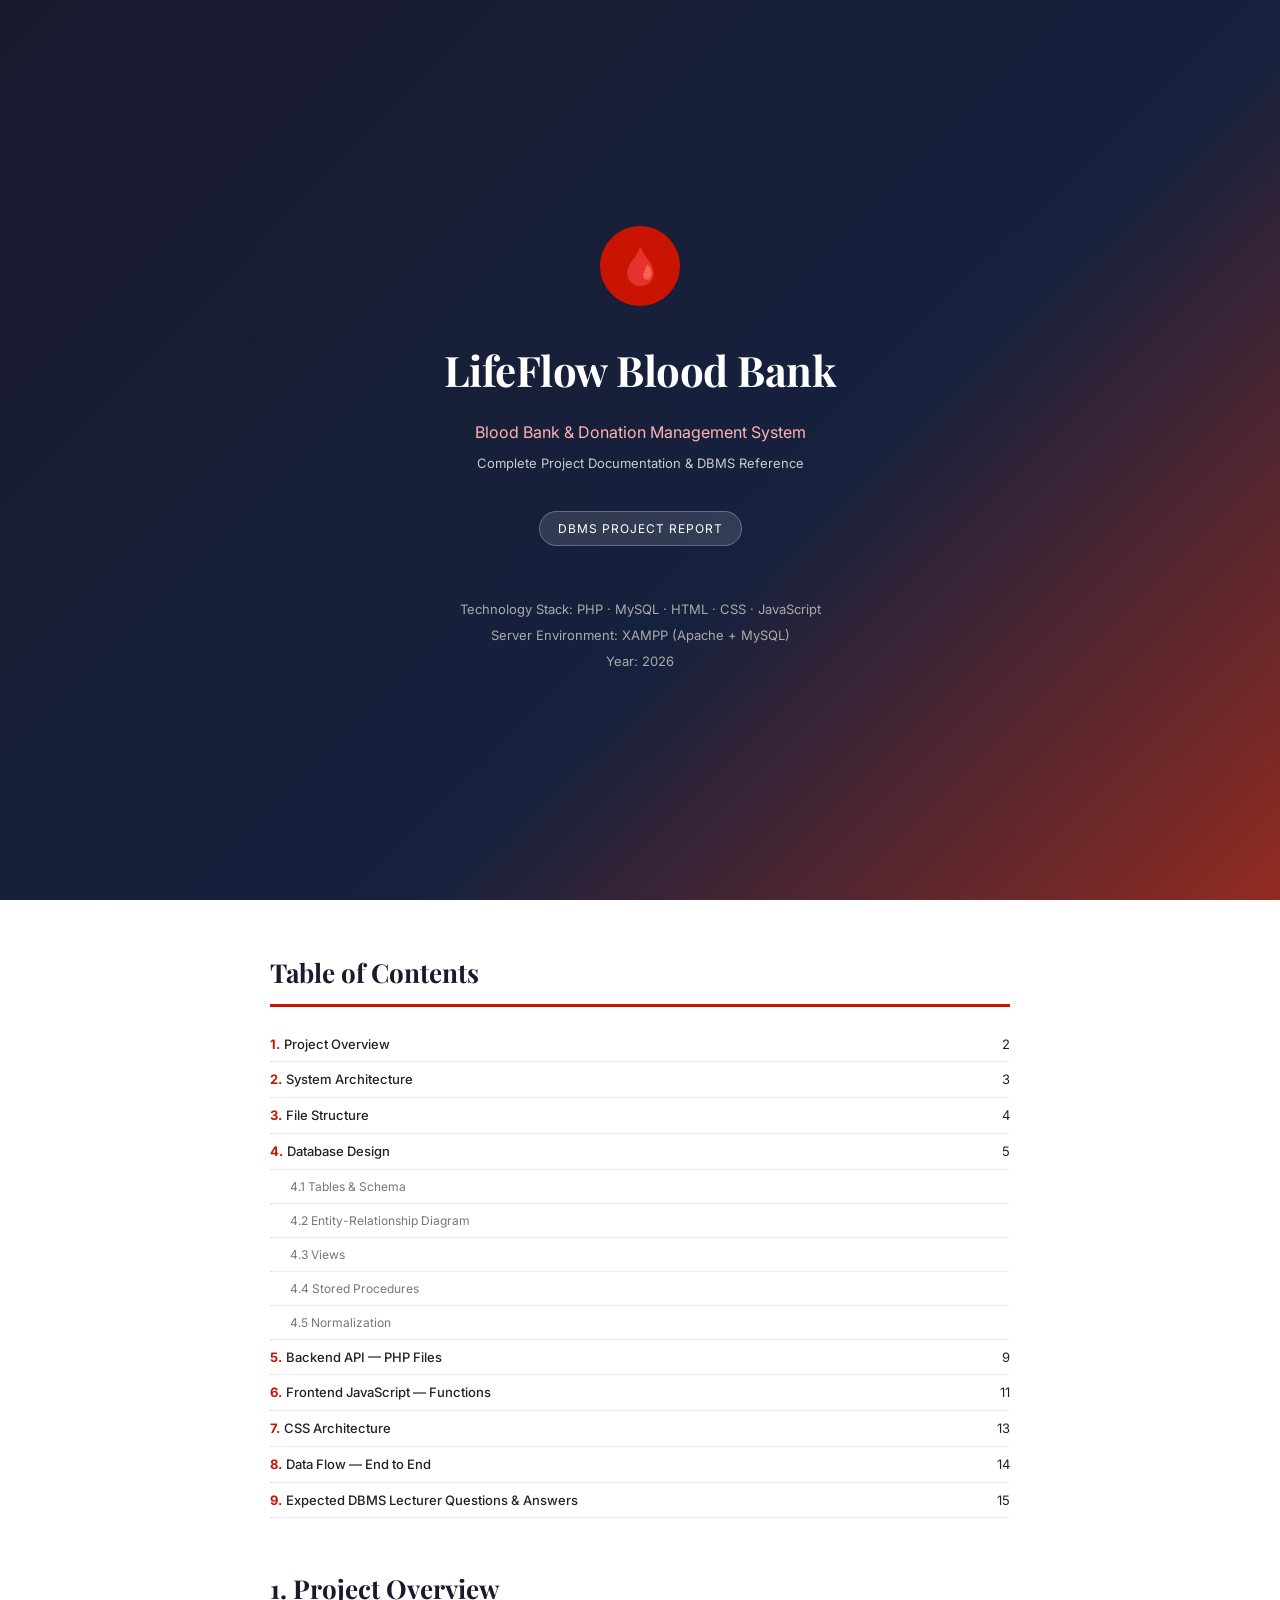
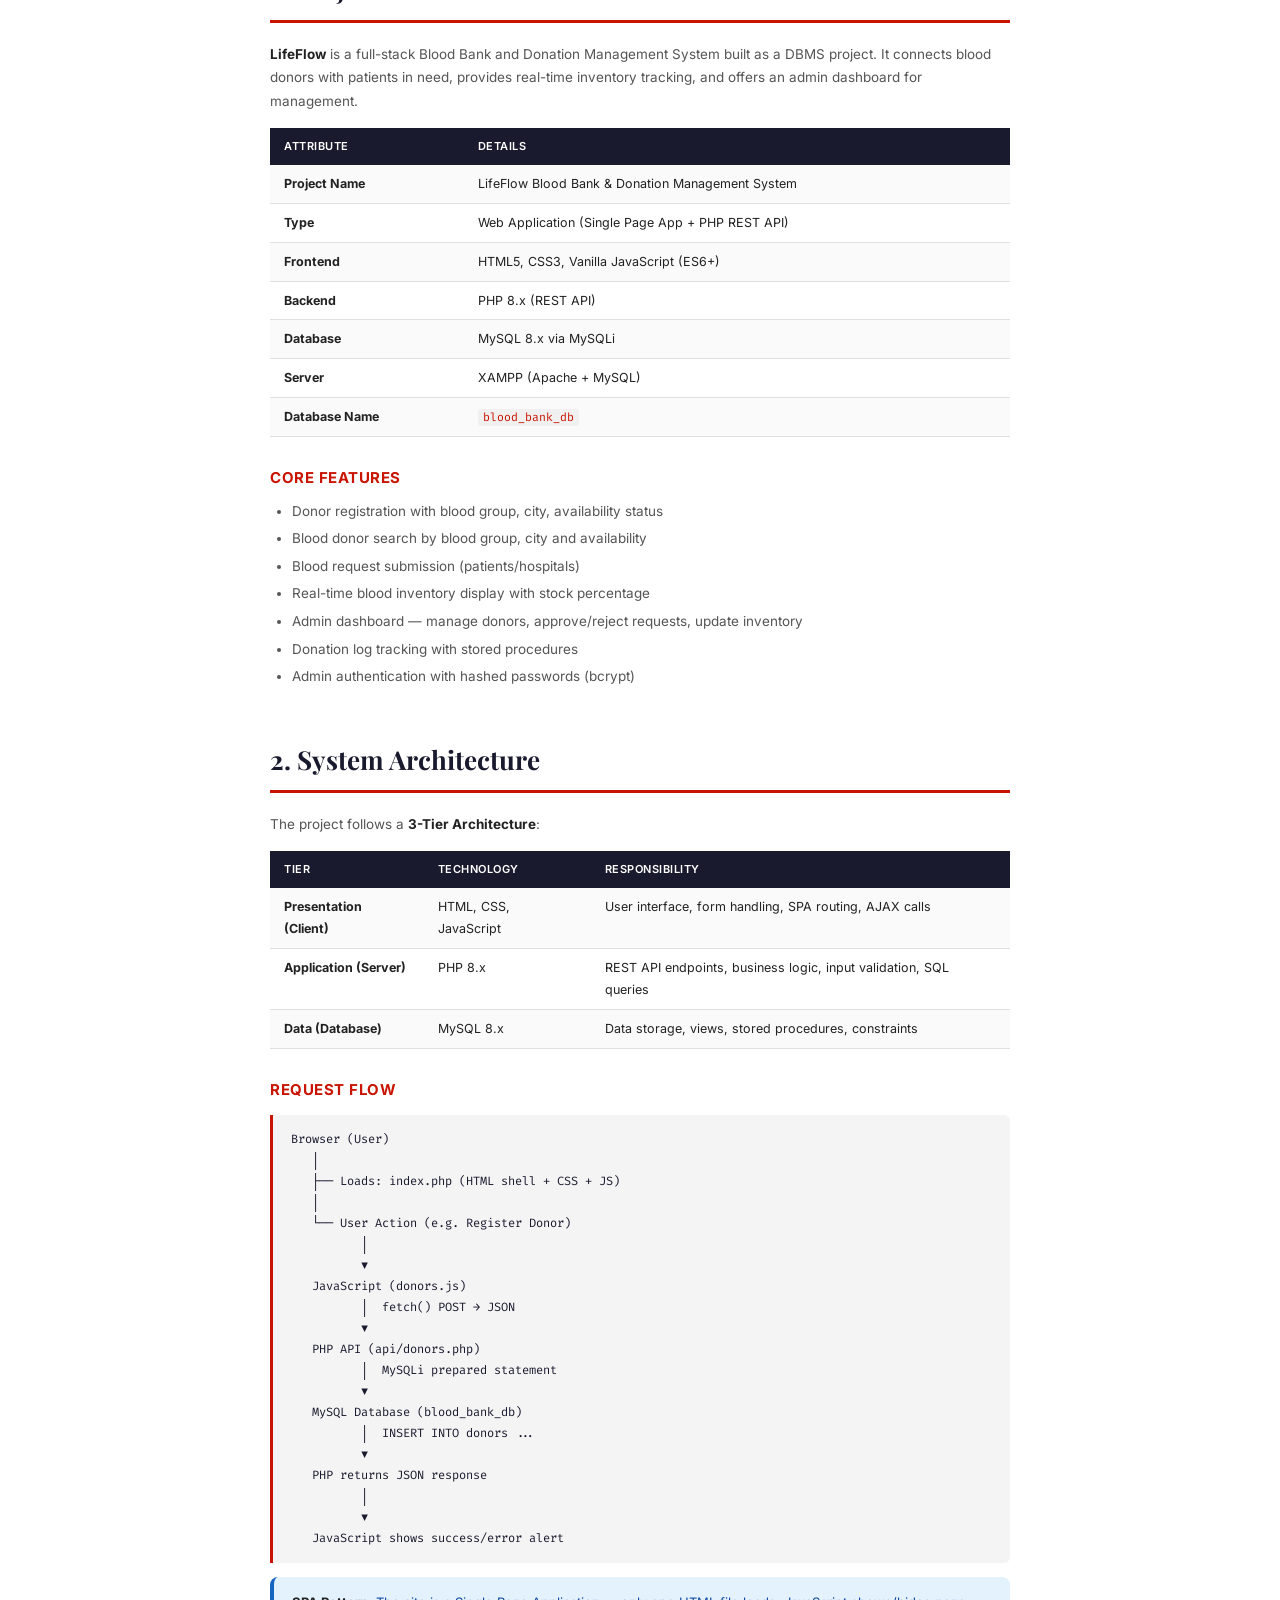
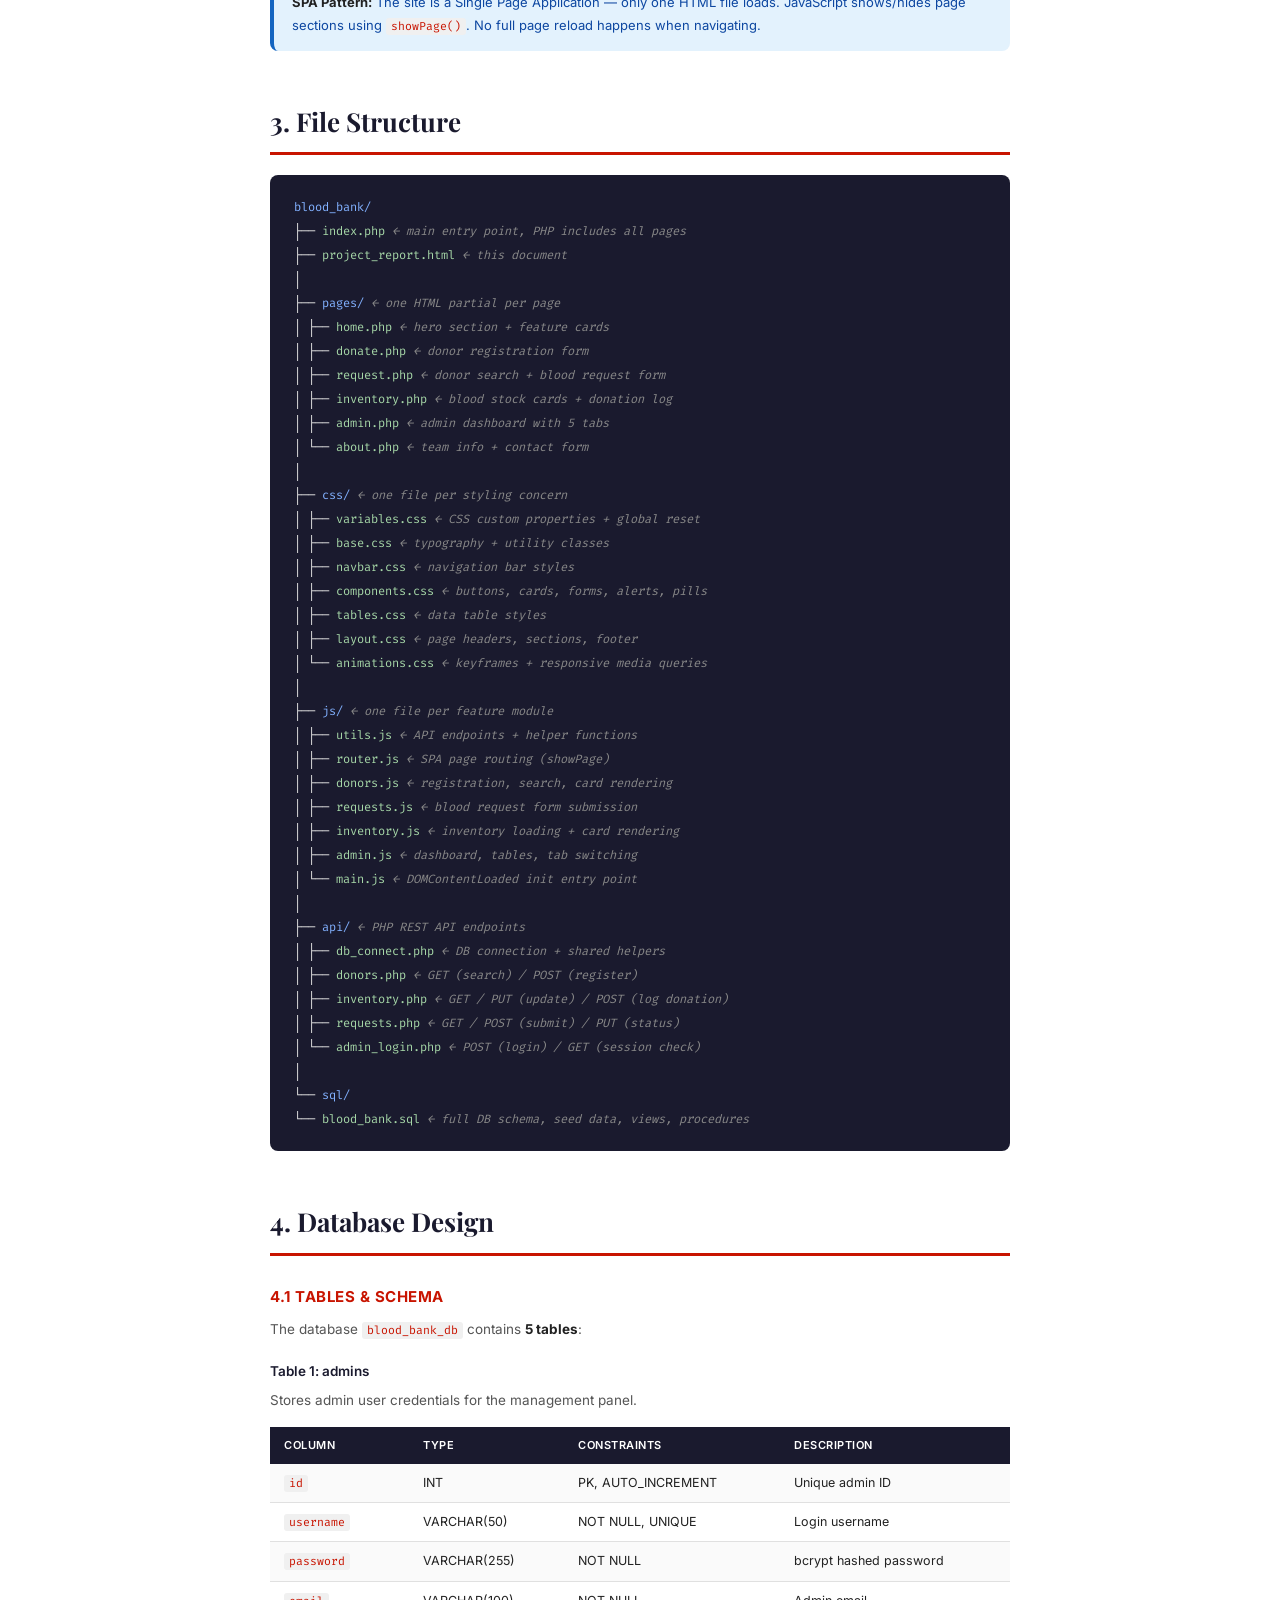
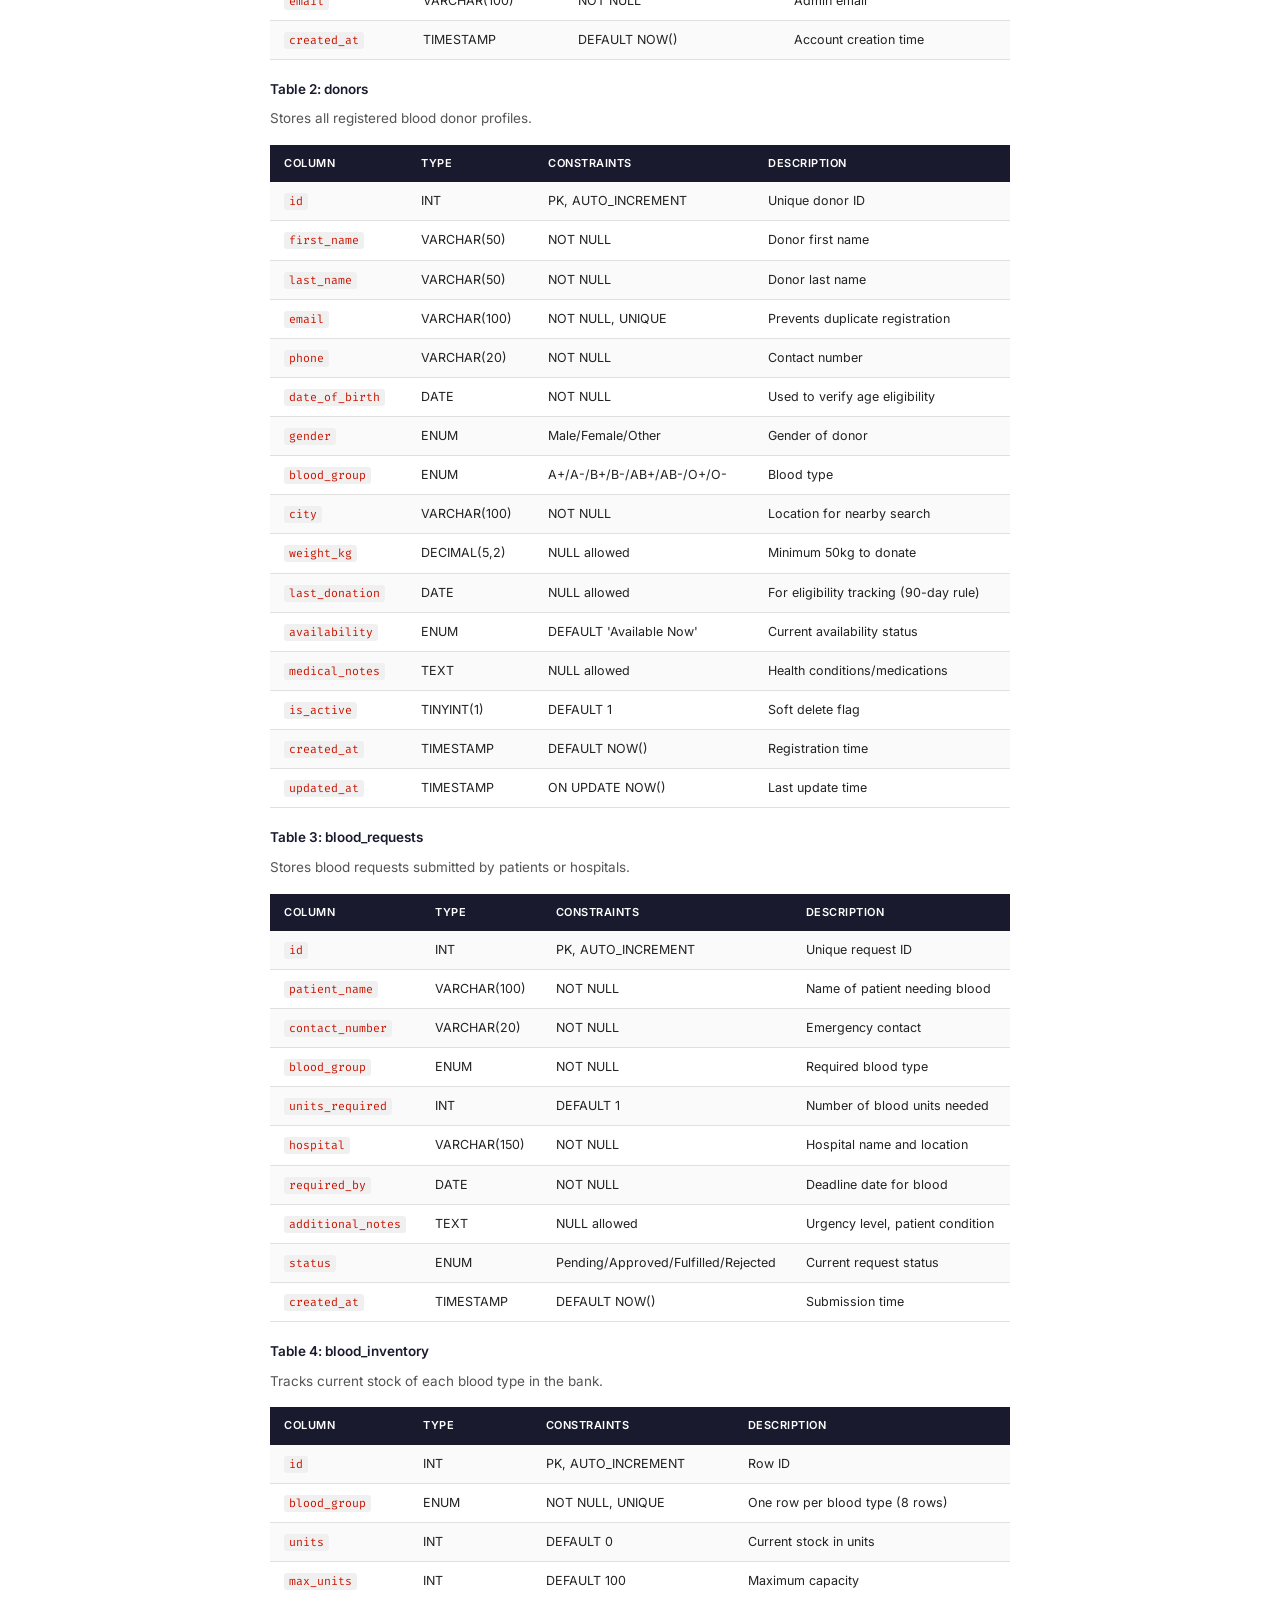
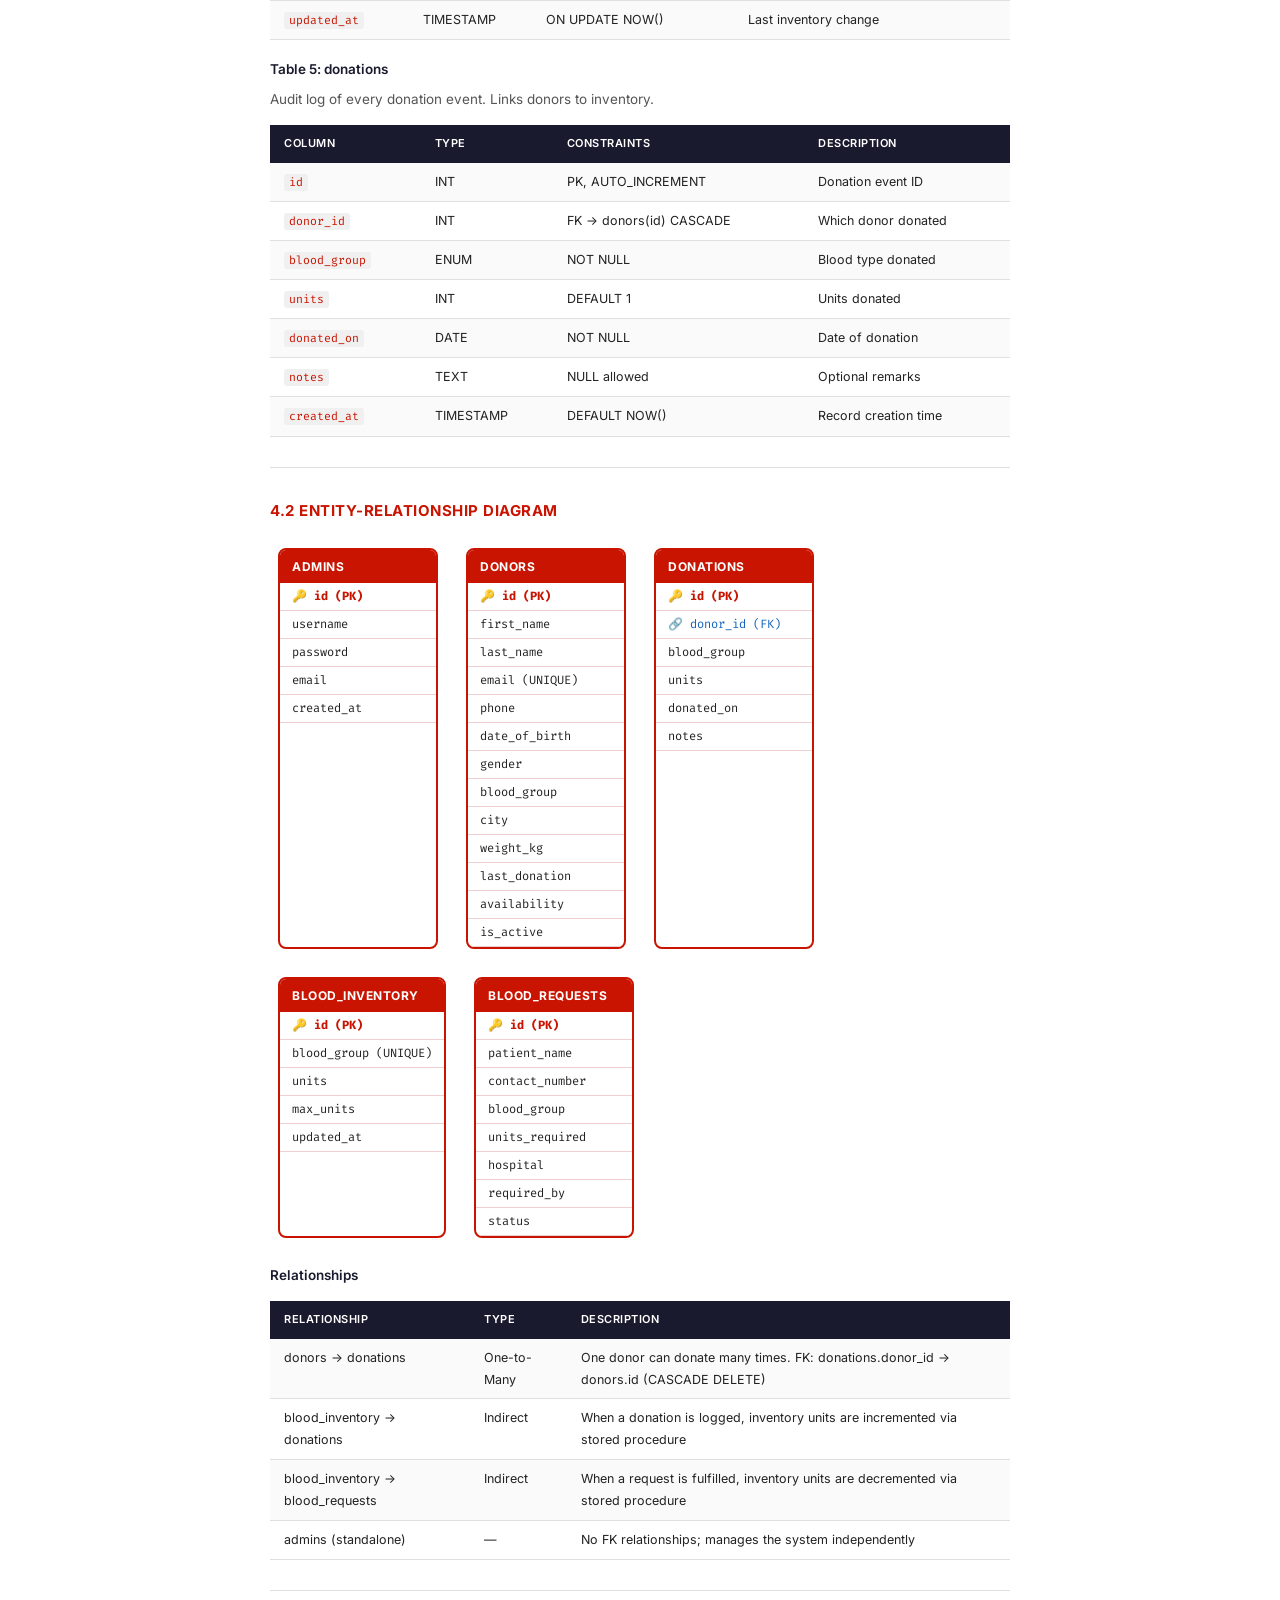
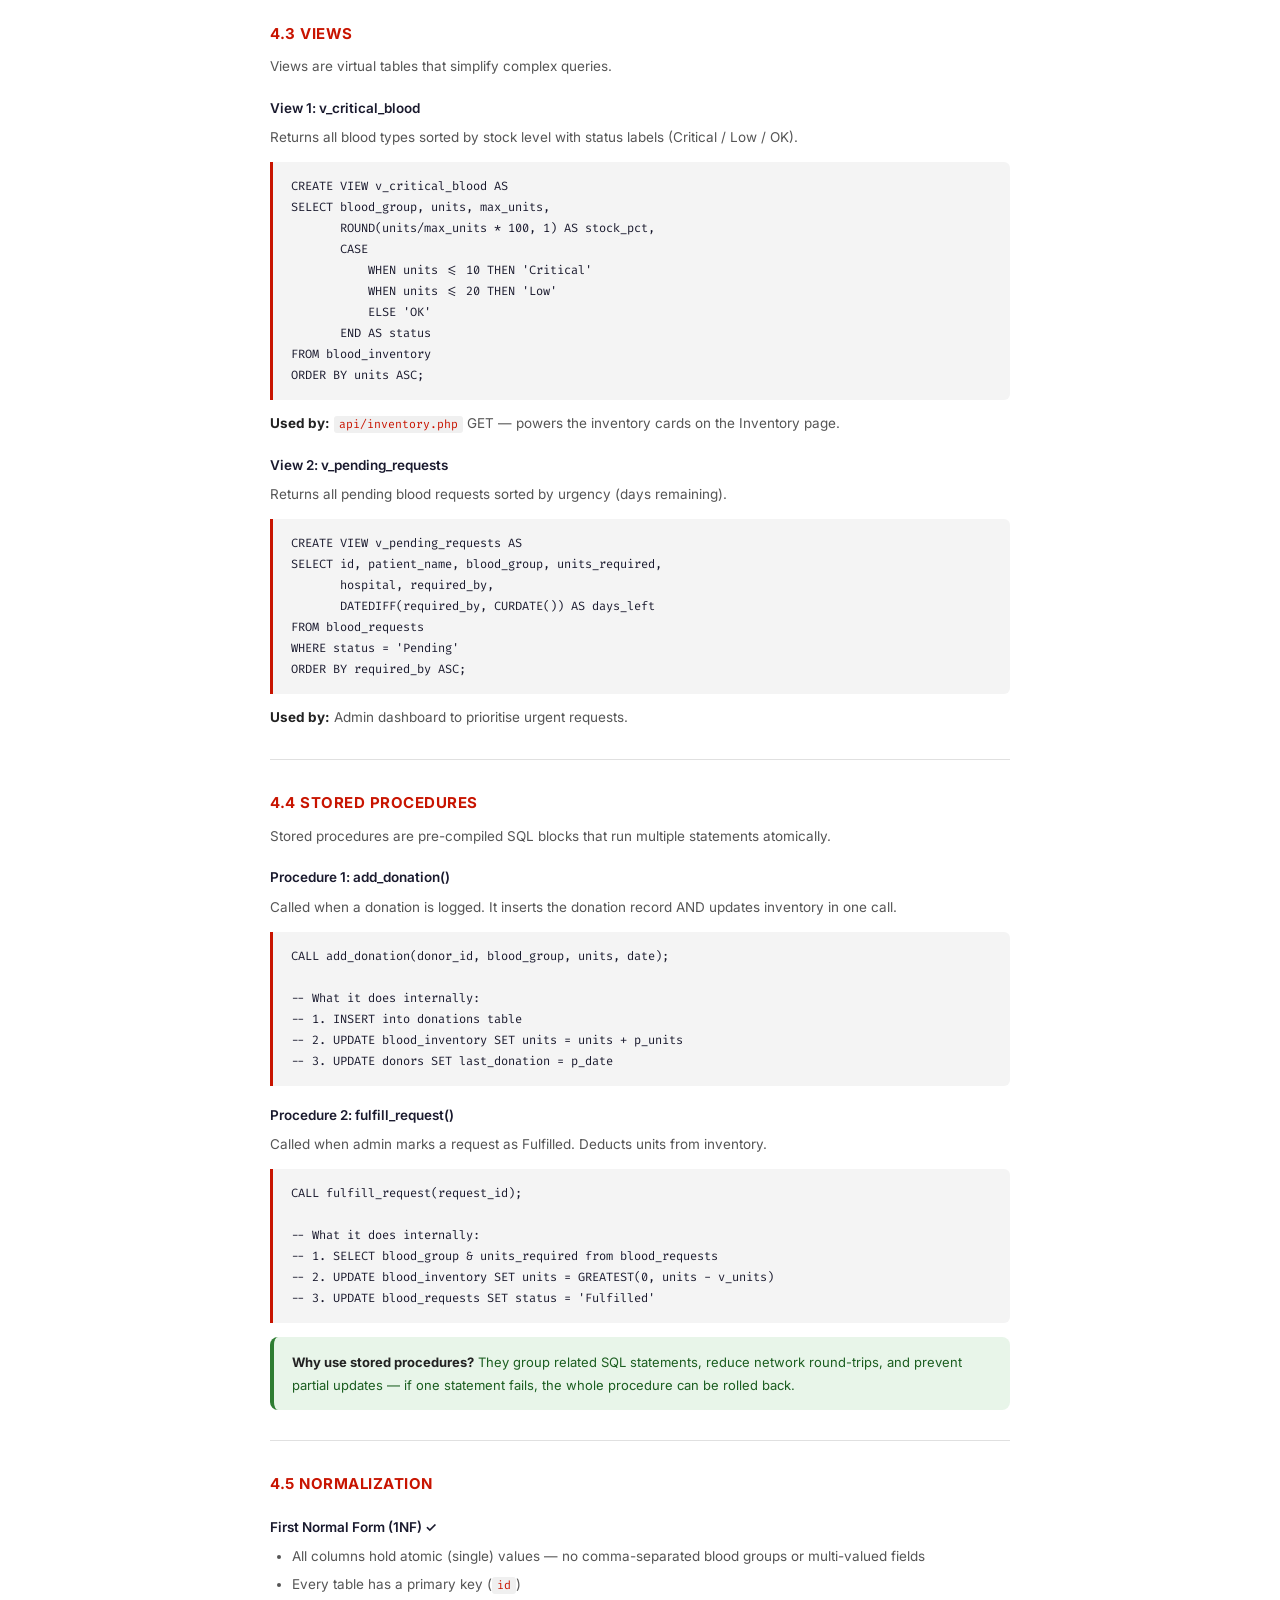
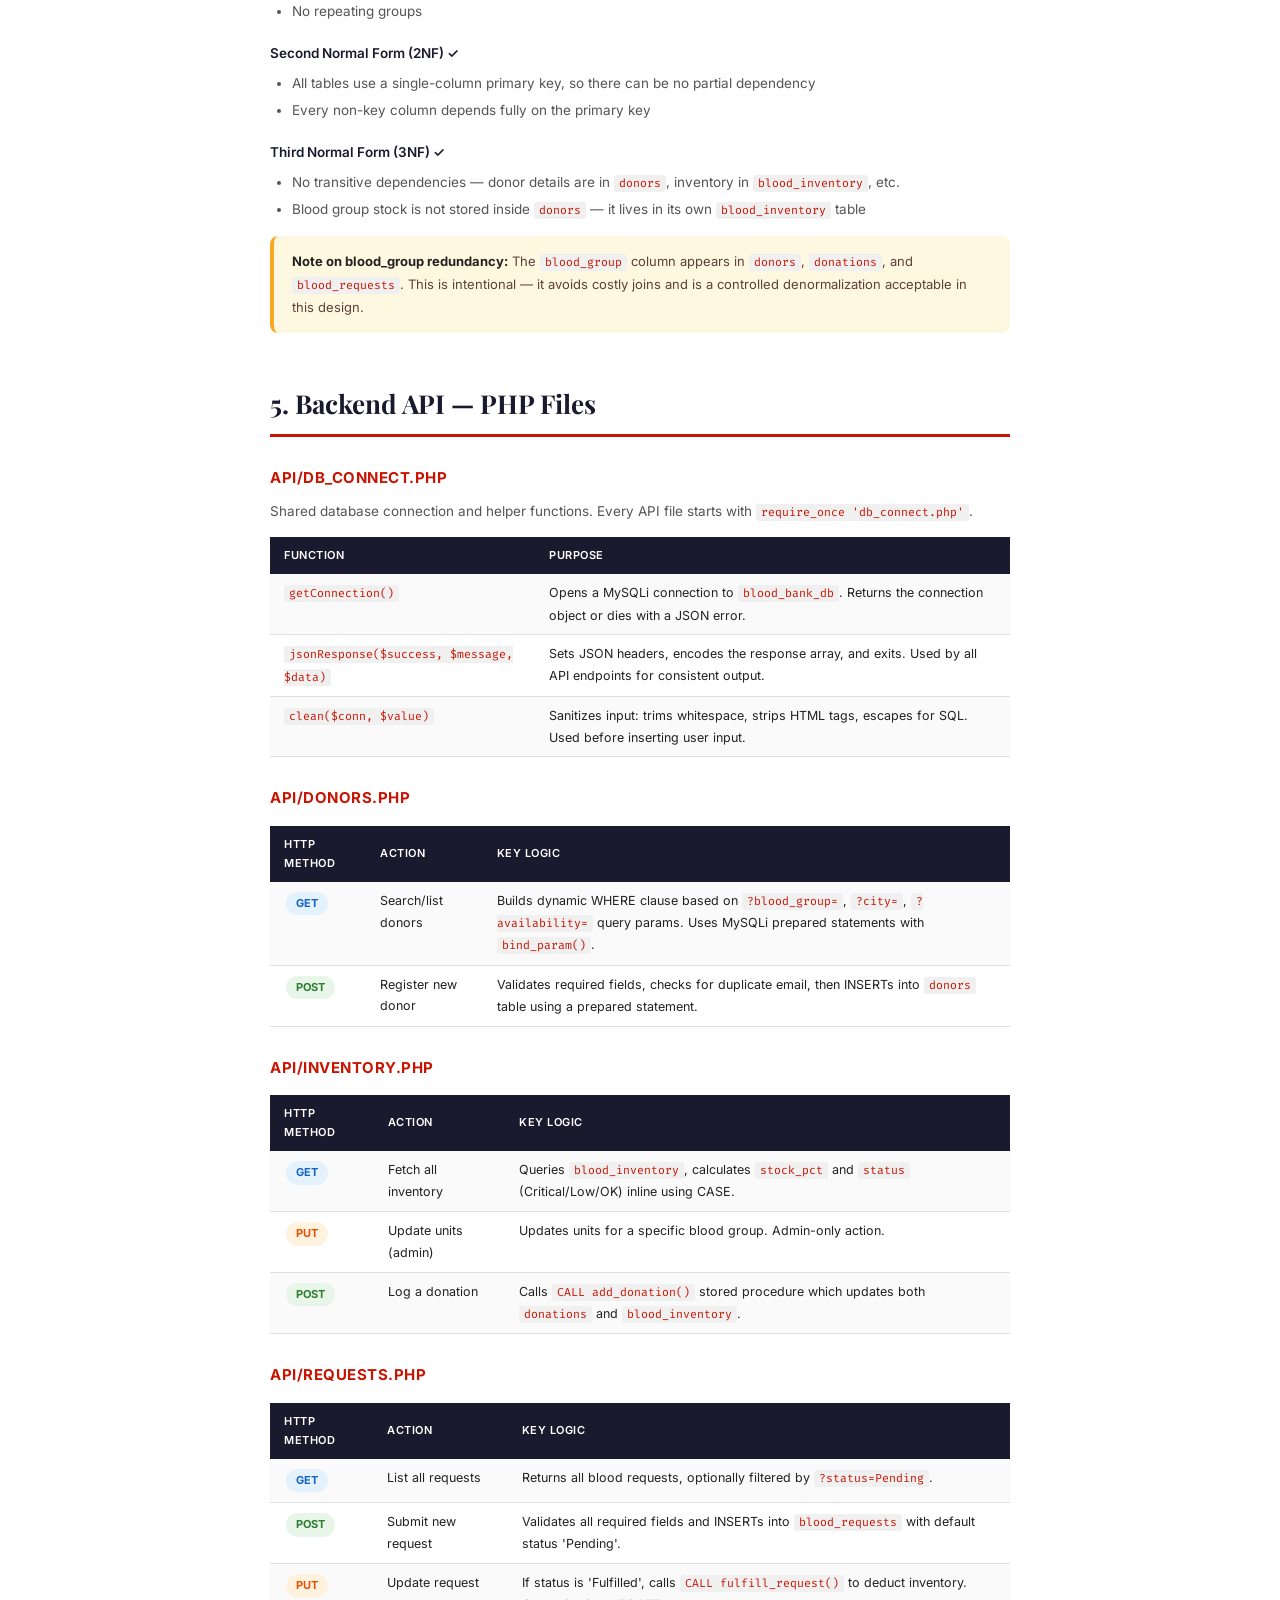
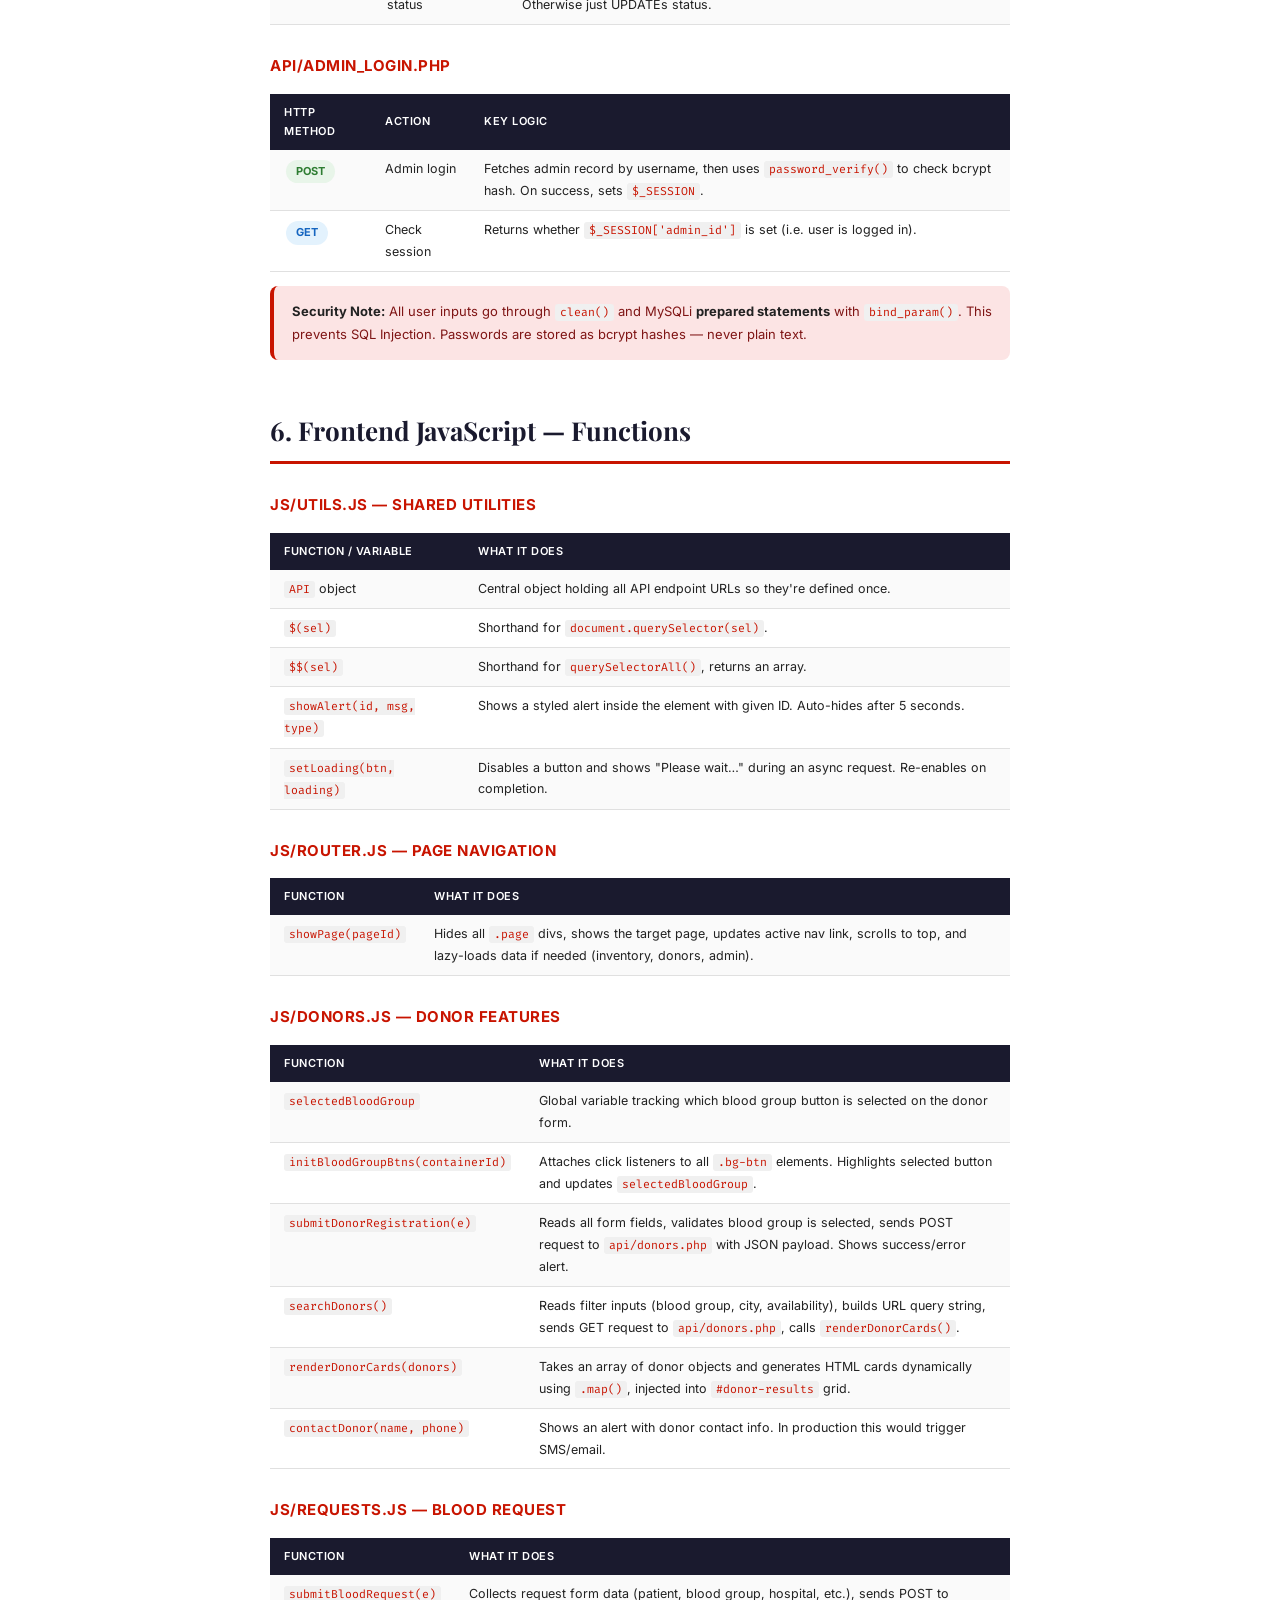
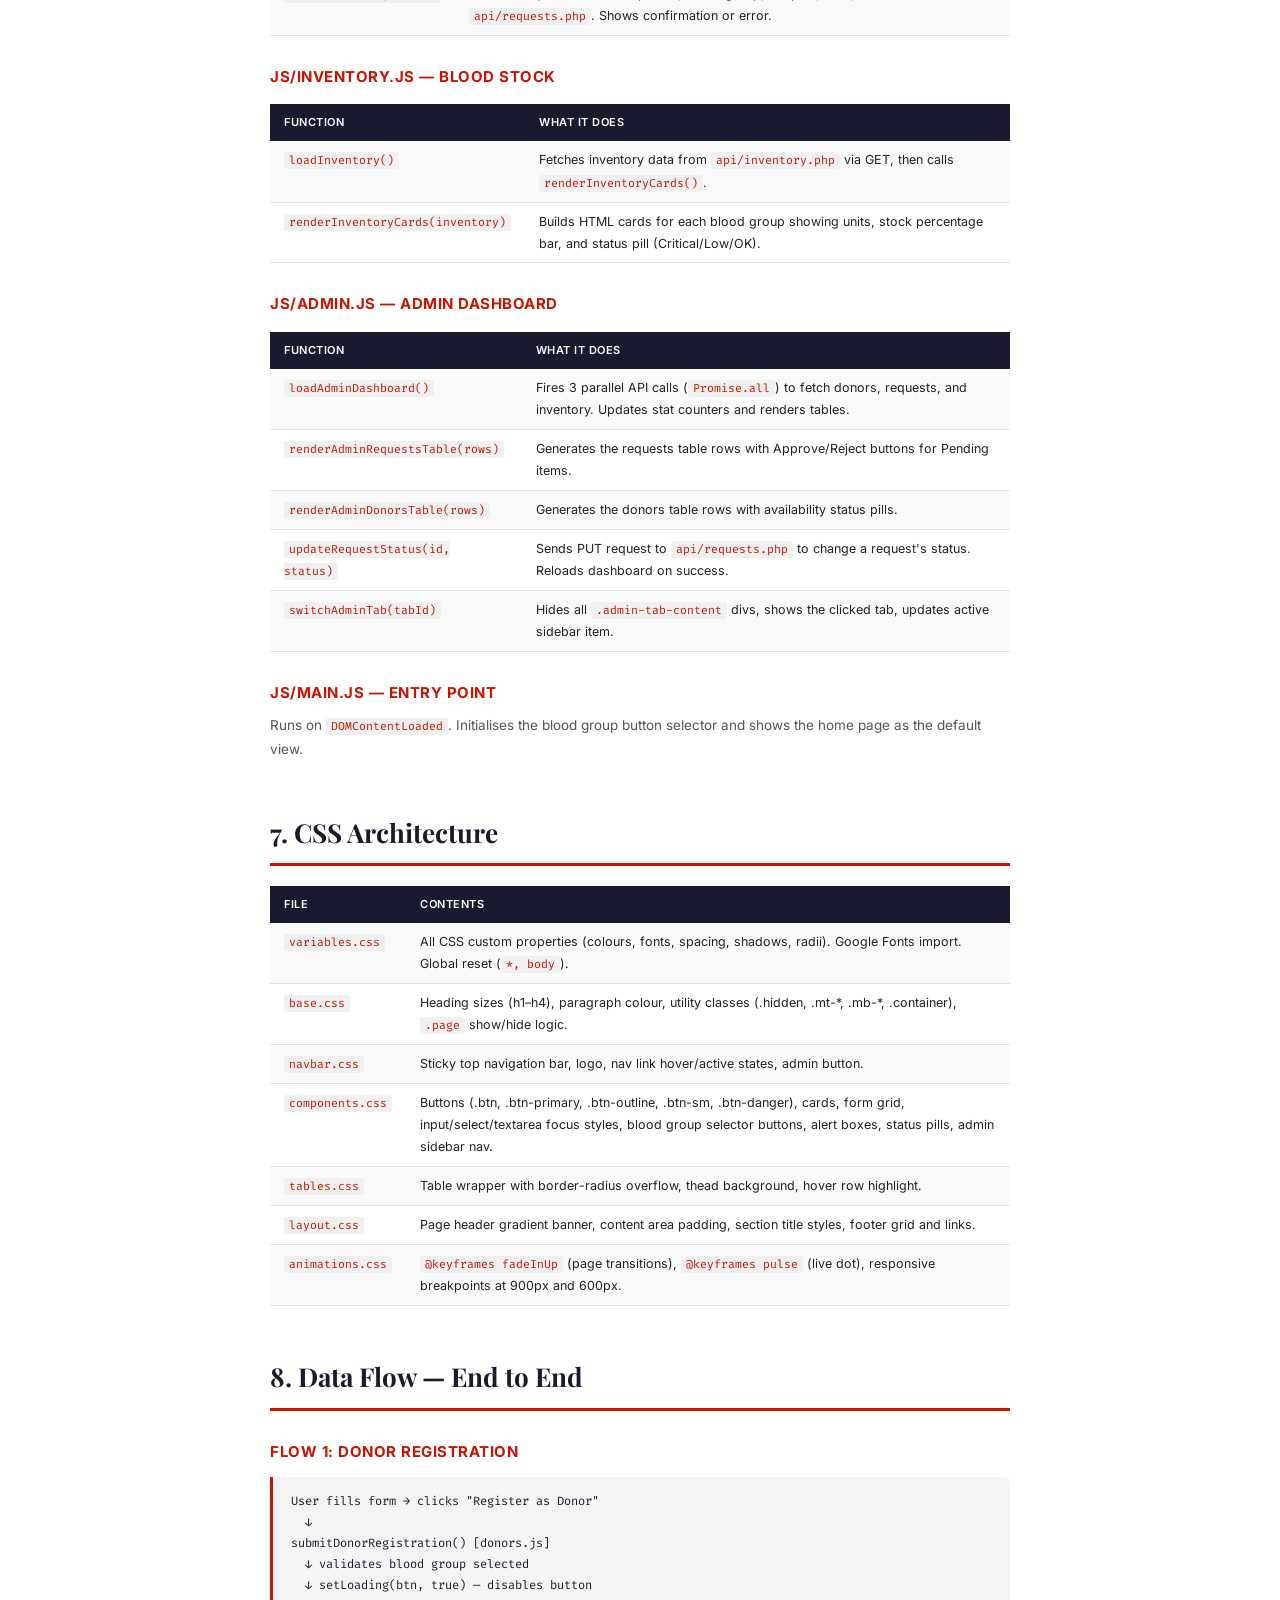
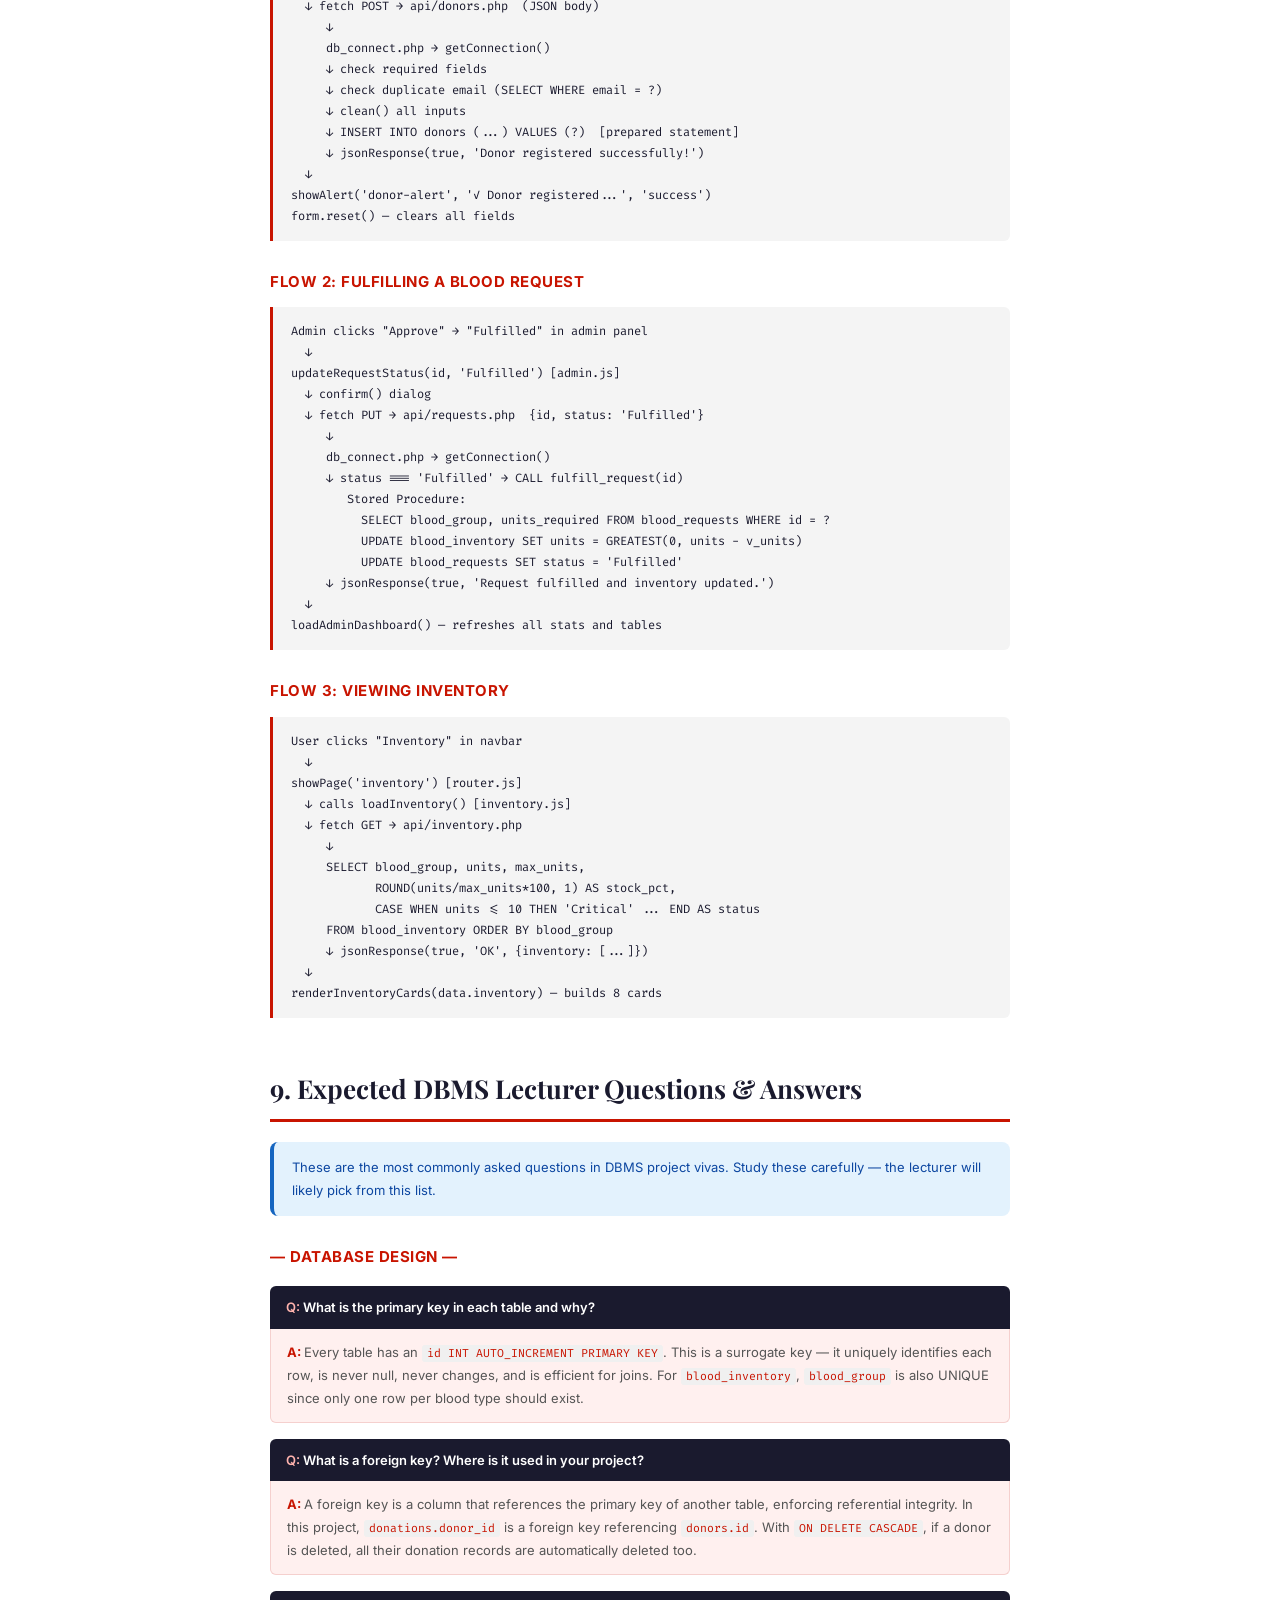
<file: project_report.html>
<!DOCTYPE html>
<html lang="en">
<head>
<meta charset="UTF-8">
<title>LifeFlow Blood Bank — Project Report</title>
<style>
  @import url('https://fonts.googleapis.com/css2?family=Inter:wght@400;500;600;700&family=Playfair+Display:wght@700&family=Fira+Code:wght@400;500&display=swap');

  :root {
    --red: #c81400;
    --red-light: #fff0ef;
    --dark: #1a1a2e;
    --gray: #555;
    --border: #e0e0e0;
    --code-bg: #f4f4f4;
  }

  * { margin: 0; padding: 0; box-sizing: border-box; }

  body {
    font-family: 'Inter', sans-serif;
    color: #222;
    background: #fff;
    font-size: 13.5px;
    line-height: 1.75;
  }

  /* ── Cover Page ─── */
  .cover {
    min-height: 100vh;
    display: flex;
    flex-direction: column;
    align-items: center;
    justify-content: center;
    text-align: center;
    background: linear-gradient(135deg, #1a1a2e 0%, #16213e 60%, #922B21 100%);
    color: white;
    padding: 60px;
    page-break-after: always;
  }
  .cover-logo {
    width: 80px; height: 80px;
    background: #c81400;
    border-radius: 50%;
    display: flex; align-items: center; justify-content: center;
    margin: 0 auto 28px;
    font-size: 36px;
  }
  .cover h1 {
    font-family: 'Playfair Display', serif;
    font-size: 42px;
    margin-bottom: 10px;
    letter-spacing: -0.5px;
  }
  .cover .subtitle { font-size: 16px; color: #ffb3ae; margin-bottom: 6px; }
  .cover .tag {
    display: inline-block;
    margin-top: 30px;
    background: rgba(255,255,255,0.12);
    border: 1px solid rgba(255,255,255,0.25);
    padding: 6px 18px;
    border-radius: 999px;
    font-size: 12px;
    letter-spacing: 1px;
    text-transform: uppercase;
  }
  .cover .meta { margin-top: 50px; font-size: 13px; color: #aaa; line-height: 2; }

  /* ── Layout ─── */
  .page { max-width: 860px; margin: 0 auto; padding: 50px 60px; }

  /* ── Section Headings ─── */
  h2 {
    font-family: 'Playfair Display', serif;
    font-size: 26px;
    color: var(--dark);
    border-bottom: 3px solid var(--red);
    padding-bottom: 8px;
    margin: 48px 0 20px;
  }
  h3 {
    font-size: 15px;
    font-weight: 700;
    color: var(--red);
    margin: 28px 0 8px;
    text-transform: uppercase;
    letter-spacing: .5px;
  }
  h4 {
    font-size: 13.5px;
    font-weight: 600;
    color: var(--dark);
    margin: 18px 0 6px;
  }
  p { color: var(--gray); margin-bottom: 10px; }

  /* ── Table of Contents ─── */
  .toc { page-break-after: always; }
  .toc-item {
    display: flex;
    justify-content: space-between;
    align-items: baseline;
    padding: 6px 0;
    border-bottom: 1px dotted #ddd;
    font-size: 13px;
  }
  .toc-item a { color: #222; text-decoration: none; font-weight: 500; }
  .toc-num { color: var(--red); font-weight: 700; min-width: 28px; }
  .toc-sub { padding-left: 20px; font-size: 12px; color: #777; }

  /* ── Code Blocks ─── */
  pre, code {
    font-family: 'Fira Code', monospace;
    font-size: 12px;
  }
  pre {
    background: var(--code-bg);
    border-left: 3px solid var(--red);
    padding: 14px 18px;
    border-radius: 0 6px 6px 0;
    overflow-x: auto;
    margin: 12px 0;
    color: #1a1a2e;
  }
  code {
    background: #f0f0f0;
    padding: 1px 5px;
    border-radius: 3px;
    font-size: 11.5px;
    color: #c81400;
  }

  /* ── Tables ─── */
  table { width: 100%; border-collapse: collapse; margin: 14px 0; font-size: 12.5px; }
  th {
    background: var(--dark);
    color: white;
    padding: 9px 14px;
    text-align: left;
    font-weight: 600;
    font-size: 11px;
    text-transform: uppercase;
    letter-spacing: .5px;
  }
  td { padding: 8px 14px; border-bottom: 1px solid var(--border); vertical-align: top; }
  tr:nth-child(even) td { background: #fafafa; }
  tr:hover td { background: var(--red-light); }

  /* ── Callout Boxes ─── */
  .box {
    border-radius: 8px;
    padding: 14px 18px;
    margin: 14px 0;
    font-size: 13px;
  }
  .box-info    { background: #e3f2fd; border-left: 4px solid #1565c0; color: #0d47a1; }
  .box-warn    { background: #fff8e1; border-left: 4px solid #f9a825; color: #5d4037; }
  .box-danger  { background: #fce4e4; border-left: 4px solid #c81400; color: #7f1515; }
  .box-success { background: #e8f5e9; border-left: 4px solid #2e7d32; color: #1b5e20; }

  /* ── Q&A Blocks ─── */
  .qa { margin: 16px 0; }
  .question {
    background: #1a1a2e;
    color: white;
    padding: 10px 16px;
    border-radius: 6px 6px 0 0;
    font-weight: 600;
    font-size: 13px;
  }
  .question::before { content: "Q: "; color: #ffb3ae; }
  .answer {
    background: var(--red-light);
    border: 1px solid #f5d0ce;
    border-top: none;
    padding: 12px 16px;
    border-radius: 0 0 6px 6px;
    color: #555;
    font-size: 13px;
  }
  .answer::before { content: "A: "; font-weight: 700; color: var(--red); }

  /* ── File Tree ─── */
  .tree {
    background: #1a1a2e;
    color: #e0e0e0;
    font-family: 'Fira Code', monospace;
    font-size: 12px;
    padding: 20px 24px;
    border-radius: 8px;
    line-height: 2;
    margin: 14px 0;
  }
  .tree .dir  { color: #82b1ff; }
  .tree .file { color: #a5d6a7; }
  .tree .note { color: #888; font-style: italic; }

  /* ── ER Diagram ─── */
  .er-box {
    display: inline-block;
    border: 2px solid var(--red);
    border-radius: 8px;
    min-width: 160px;
    margin: 8px;
    overflow: hidden;
    font-size: 12px;
    vertical-align: top;
  }
  .er-title {
    background: var(--red);
    color: white;
    padding: 6px 12px;
    font-weight: 700;
    font-size: 12px;
    text-transform: uppercase;
    letter-spacing: .5px;
  }
  .er-field {
    padding: 3px 12px;
    border-bottom: 1px solid #f0d0ce;
    font-family: 'Fira Code', monospace;
  }
  .er-field.pk { color: var(--red); font-weight: 700; }
  .er-field.fk { color: #1565c0; }
  .er-wrap { display: flex; flex-wrap: wrap; gap: 12px; margin: 16px 0; }

  /* ── Pill badges ─── */
  .pill {
    display: inline-block;
    padding: 2px 10px;
    border-radius: 999px;
    font-size: 11px;
    font-weight: 700;
    margin: 2px;
  }
  .pill-red    { background: #fce4e4; color: #c81400; }
  .pill-blue   { background: #e3f2fd; color: #1565c0; }
  .pill-green  { background: #e8f5e9; color: #2e7d32; }
  .pill-orange { background: #fff3e0; color: #e65100; }

  /* ── Print ─── */
  @media print {
    .cover { -webkit-print-color-adjust: exact; print-color-adjust: exact; }
    pre, .tree, .question { -webkit-print-color-adjust: exact; print-color-adjust: exact; }
    h2 { page-break-before: always; }
    h2:first-of-type { page-break-before: avoid; }
    .no-break { page-break-inside: avoid; }
  }

  hr { border: none; border-top: 1px solid var(--border); margin: 30px 0; }
  ul, ol { padding-left: 22px; color: var(--gray); margin-bottom: 10px; }
  li { margin-bottom: 4px; }
  strong { color: #222; }
</style>
</head>
<body>

<!-- ════════════════════════════════════════════════════════
     COVER PAGE
════════════════════════════════════════════════════════ -->
<div class="cover">
  <div class="cover-logo">🩸</div>
  <h1>LifeFlow Blood Bank</h1>
  <div class="subtitle">Blood Bank &amp; Donation Management System</div>
  <div class="subtitle" style="color:#ccc;font-size:13px">Complete Project Documentation &amp; DBMS Reference</div>
  <div class="tag">DBMS Project Report</div>
  <div class="meta">
    Technology Stack: PHP · MySQL · HTML · CSS · JavaScript<br>
    Server Environment: XAMPP (Apache + MySQL)<br>
    Year: 2026
  </div>
</div>

<div class="page">

<!-- ════════════════════════════════════════════════════════
     TABLE OF CONTENTS
════════════════════════════════════════════════════════ -->
<div class="toc">
  <h2 style="margin-top:0">Table of Contents</h2>

  <div class="toc-item"><span><span class="toc-num">1.</span> <a href="#overview">Project Overview</a></span><span>2</span></div>
  <div class="toc-item"><span><span class="toc-num">2.</span> <a href="#architecture">System Architecture</a></span><span>3</span></div>
  <div class="toc-item"><span><span class="toc-num">3.</span> <a href="#filestructure">File Structure</a></span><span>4</span></div>
  <div class="toc-item"><span><span class="toc-num">4.</span> <a href="#database">Database Design</a></span><span>5</span></div>
  <div class="toc-item toc-sub"><span>4.1 Tables &amp; Schema</span></div>
  <div class="toc-item toc-sub"><span>4.2 Entity-Relationship Diagram</span></div>
  <div class="toc-item toc-sub"><span>4.3 Views</span></div>
  <div class="toc-item toc-sub"><span>4.4 Stored Procedures</span></div>
  <div class="toc-item toc-sub"><span>4.5 Normalization</span></div>
  <div class="toc-item"><span><span class="toc-num">5.</span> <a href="#api">Backend API — PHP Files</a></span><span>9</span></div>
  <div class="toc-item"><span><span class="toc-num">6.</span> <a href="#js">Frontend JavaScript — Functions</a></span><span>11</span></div>
  <div class="toc-item"><span><span class="toc-num">7.</span> <a href="#css">CSS Architecture</a></span><span>13</span></div>
  <div class="toc-item"><span><span class="toc-num">8.</span> <a href="#dataflow">Data Flow — End to End</a></span><span>14</span></div>
  <div class="toc-item"><span><span class="toc-num">9.</span> <a href="#questions">Expected DBMS Lecturer Questions &amp; Answers</a></span><span>15</span></div>
</div>


<!-- ════════════════════════════════════════════════════════
     1. PROJECT OVERVIEW
════════════════════════════════════════════════════════ -->
<h2 id="overview">1. Project Overview</h2>

<p><strong>LifeFlow</strong> is a full-stack Blood Bank and Donation Management System built as a DBMS project. It connects blood donors with patients in need, provides real-time inventory tracking, and offers an admin dashboard for management.</p>

<table>
  <tr><th>Attribute</th><th>Details</th></tr>
  <tr><td><strong>Project Name</strong></td><td>LifeFlow Blood Bank &amp; Donation Management System</td></tr>
  <tr><td><strong>Type</strong></td><td>Web Application (Single Page App + PHP REST API)</td></tr>
  <tr><td><strong>Frontend</strong></td><td>HTML5, CSS3, Vanilla JavaScript (ES6+)</td></tr>
  <tr><td><strong>Backend</strong></td><td>PHP 8.x (REST API)</td></tr>
  <tr><td><strong>Database</strong></td><td>MySQL 8.x via MySQLi</td></tr>
  <tr><td><strong>Server</strong></td><td>XAMPP (Apache + MySQL)</td></tr>
  <tr><td><strong>Database Name</strong></td><td><code>blood_bank_db</code></td></tr>
</table>

<h3>Core Features</h3>
<ul>
  <li>Donor registration with blood group, city, availability status</li>
  <li>Blood donor search by blood group, city and availability</li>
  <li>Blood request submission (patients/hospitals)</li>
  <li>Real-time blood inventory display with stock percentage</li>
  <li>Admin dashboard — manage donors, approve/reject requests, update inventory</li>
  <li>Donation log tracking with stored procedures</li>
  <li>Admin authentication with hashed passwords (bcrypt)</li>
</ul>


<!-- ════════════════════════════════════════════════════════
     2. SYSTEM ARCHITECTURE
════════════════════════════════════════════════════════ -->
<h2 id="architecture">2. System Architecture</h2>

<p>The project follows a <strong>3-Tier Architecture</strong>:</p>

<table>
  <tr><th>Tier</th><th>Technology</th><th>Responsibility</th></tr>
  <tr><td><strong>Presentation (Client)</strong></td><td>HTML, CSS, JavaScript</td><td>User interface, form handling, SPA routing, AJAX calls</td></tr>
  <tr><td><strong>Application (Server)</strong></td><td>PHP 8.x</td><td>REST API endpoints, business logic, input validation, SQL queries</td></tr>
  <tr><td><strong>Data (Database)</strong></td><td>MySQL 8.x</td><td>Data storage, views, stored procedures, constraints</td></tr>
</table>

<h3>Request Flow</h3>
<pre>
Browser (User)
   │
   ├── Loads: index.php (HTML shell + CSS + JS)
   │
   └── User Action (e.g. Register Donor)
          │
          ▼
   JavaScript (donors.js)
          │  fetch() POST → JSON
          ▼
   PHP API (api/donors.php)
          │  MySQLi prepared statement
          ▼
   MySQL Database (blood_bank_db)
          │  INSERT INTO donors ...
          ▼
   PHP returns JSON response
          │
          ▼
   JavaScript shows success/error alert
</pre>

<div class="box box-info">
  <strong>SPA Pattern:</strong> The site is a Single Page Application — only one HTML file loads. JavaScript shows/hides page sections using <code>showPage()</code>. No full page reload happens when navigating.
</div>


<!-- ════════════════════════════════════════════════════════
     3. FILE STRUCTURE
════════════════════════════════════════════════════════ -->
<h2 id="filestructure">3. File Structure</h2>

<div class="tree">
<span class="dir">blood_bank/</span><br>
├── <span class="file">index.php</span>           <span class="note">← main entry point, PHP includes all pages</span><br>
├── <span class="file">project_report.html</span> <span class="note">← this document</span><br>
│<br>
├── <span class="dir">pages/</span>               <span class="note">← one HTML partial per page</span><br>
│   ├── <span class="file">home.php</span>         <span class="note">← hero section + feature cards</span><br>
│   ├── <span class="file">donate.php</span>       <span class="note">← donor registration form</span><br>
│   ├── <span class="file">request.php</span>      <span class="note">← donor search + blood request form</span><br>
│   ├── <span class="file">inventory.php</span>    <span class="note">← blood stock cards + donation log</span><br>
│   ├── <span class="file">admin.php</span>        <span class="note">← admin dashboard with 5 tabs</span><br>
│   └── <span class="file">about.php</span>        <span class="note">← team info + contact form</span><br>
│<br>
├── <span class="dir">css/</span>                 <span class="note">← one file per styling concern</span><br>
│   ├── <span class="file">variables.css</span>    <span class="note">← CSS custom properties + global reset</span><br>
│   ├── <span class="file">base.css</span>         <span class="note">← typography + utility classes</span><br>
│   ├── <span class="file">navbar.css</span>       <span class="note">← navigation bar styles</span><br>
│   ├── <span class="file">components.css</span>   <span class="note">← buttons, cards, forms, alerts, pills</span><br>
│   ├── <span class="file">tables.css</span>       <span class="note">← data table styles</span><br>
│   ├── <span class="file">layout.css</span>       <span class="note">← page headers, sections, footer</span><br>
│   └── <span class="file">animations.css</span>   <span class="note">← keyframes + responsive media queries</span><br>
│<br>
├── <span class="dir">js/</span>                  <span class="note">← one file per feature module</span><br>
│   ├── <span class="file">utils.js</span>         <span class="note">← API endpoints + helper functions</span><br>
│   ├── <span class="file">router.js</span>        <span class="note">← SPA page routing (showPage)</span><br>
│   ├── <span class="file">donors.js</span>        <span class="note">← registration, search, card rendering</span><br>
│   ├── <span class="file">requests.js</span>      <span class="note">← blood request form submission</span><br>
│   ├── <span class="file">inventory.js</span>     <span class="note">← inventory loading + card rendering</span><br>
│   ├── <span class="file">admin.js</span>         <span class="note">← dashboard, tables, tab switching</span><br>
│   └── <span class="file">main.js</span>          <span class="note">← DOMContentLoaded init entry point</span><br>
│<br>
├── <span class="dir">api/</span>                 <span class="note">← PHP REST API endpoints</span><br>
│   ├── <span class="file">db_connect.php</span>   <span class="note">← DB connection + shared helpers</span><br>
│   ├── <span class="file">donors.php</span>       <span class="note">← GET (search) / POST (register)</span><br>
│   ├── <span class="file">inventory.php</span>    <span class="note">← GET / PUT (update) / POST (log donation)</span><br>
│   ├── <span class="file">requests.php</span>     <span class="note">← GET / POST (submit) / PUT (status)</span><br>
│   └── <span class="file">admin_login.php</span>  <span class="note">← POST (login) / GET (session check)</span><br>
│<br>
└── <span class="dir">sql/</span><br>
    └── <span class="file">blood_bank.sql</span>   <span class="note">← full DB schema, seed data, views, procedures</span><br>
</div>


<!-- ════════════════════════════════════════════════════════
     4. DATABASE DESIGN
════════════════════════════════════════════════════════ -->
<h2 id="database">4. Database Design</h2>

<h3>4.1 Tables &amp; Schema</h3>
<p>The database <code>blood_bank_db</code> contains <strong>5 tables</strong>:</p>

<!-- admins -->
<h4>Table 1: admins</h4>
<p>Stores admin user credentials for the management panel.</p>
<table>
  <tr><th>Column</th><th>Type</th><th>Constraints</th><th>Description</th></tr>
  <tr><td><code>id</code></td><td>INT</td><td>PK, AUTO_INCREMENT</td><td>Unique admin ID</td></tr>
  <tr><td><code>username</code></td><td>VARCHAR(50)</td><td>NOT NULL, UNIQUE</td><td>Login username</td></tr>
  <tr><td><code>password</code></td><td>VARCHAR(255)</td><td>NOT NULL</td><td>bcrypt hashed password</td></tr>
  <tr><td><code>email</code></td><td>VARCHAR(100)</td><td>NOT NULL</td><td>Admin email</td></tr>
  <tr><td><code>created_at</code></td><td>TIMESTAMP</td><td>DEFAULT NOW()</td><td>Account creation time</td></tr>
</table>

<!-- donors -->
<h4>Table 2: donors</h4>
<p>Stores all registered blood donor profiles.</p>
<table>
  <tr><th>Column</th><th>Type</th><th>Constraints</th><th>Description</th></tr>
  <tr><td><code>id</code></td><td>INT</td><td>PK, AUTO_INCREMENT</td><td>Unique donor ID</td></tr>
  <tr><td><code>first_name</code></td><td>VARCHAR(50)</td><td>NOT NULL</td><td>Donor first name</td></tr>
  <tr><td><code>last_name</code></td><td>VARCHAR(50)</td><td>NOT NULL</td><td>Donor last name</td></tr>
  <tr><td><code>email</code></td><td>VARCHAR(100)</td><td>NOT NULL, UNIQUE</td><td>Prevents duplicate registration</td></tr>
  <tr><td><code>phone</code></td><td>VARCHAR(20)</td><td>NOT NULL</td><td>Contact number</td></tr>
  <tr><td><code>date_of_birth</code></td><td>DATE</td><td>NOT NULL</td><td>Used to verify age eligibility</td></tr>
  <tr><td><code>gender</code></td><td>ENUM</td><td>Male/Female/Other</td><td>Gender of donor</td></tr>
  <tr><td><code>blood_group</code></td><td>ENUM</td><td>A+/A-/B+/B-/AB+/AB-/O+/O-</td><td>Blood type</td></tr>
  <tr><td><code>city</code></td><td>VARCHAR(100)</td><td>NOT NULL</td><td>Location for nearby search</td></tr>
  <tr><td><code>weight_kg</code></td><td>DECIMAL(5,2)</td><td>NULL allowed</td><td>Minimum 50kg to donate</td></tr>
  <tr><td><code>last_donation</code></td><td>DATE</td><td>NULL allowed</td><td>For eligibility tracking (90-day rule)</td></tr>
  <tr><td><code>availability</code></td><td>ENUM</td><td>DEFAULT 'Available Now'</td><td>Current availability status</td></tr>
  <tr><td><code>medical_notes</code></td><td>TEXT</td><td>NULL allowed</td><td>Health conditions/medications</td></tr>
  <tr><td><code>is_active</code></td><td>TINYINT(1)</td><td>DEFAULT 1</td><td>Soft delete flag</td></tr>
  <tr><td><code>created_at</code></td><td>TIMESTAMP</td><td>DEFAULT NOW()</td><td>Registration time</td></tr>
  <tr><td><code>updated_at</code></td><td>TIMESTAMP</td><td>ON UPDATE NOW()</td><td>Last update time</td></tr>
</table>

<!-- blood_requests -->
<h4>Table 3: blood_requests</h4>
<p>Stores blood requests submitted by patients or hospitals.</p>
<table>
  <tr><th>Column</th><th>Type</th><th>Constraints</th><th>Description</th></tr>
  <tr><td><code>id</code></td><td>INT</td><td>PK, AUTO_INCREMENT</td><td>Unique request ID</td></tr>
  <tr><td><code>patient_name</code></td><td>VARCHAR(100)</td><td>NOT NULL</td><td>Name of patient needing blood</td></tr>
  <tr><td><code>contact_number</code></td><td>VARCHAR(20)</td><td>NOT NULL</td><td>Emergency contact</td></tr>
  <tr><td><code>blood_group</code></td><td>ENUM</td><td>NOT NULL</td><td>Required blood type</td></tr>
  <tr><td><code>units_required</code></td><td>INT</td><td>DEFAULT 1</td><td>Number of blood units needed</td></tr>
  <tr><td><code>hospital</code></td><td>VARCHAR(150)</td><td>NOT NULL</td><td>Hospital name and location</td></tr>
  <tr><td><code>required_by</code></td><td>DATE</td><td>NOT NULL</td><td>Deadline date for blood</td></tr>
  <tr><td><code>additional_notes</code></td><td>TEXT</td><td>NULL allowed</td><td>Urgency level, patient condition</td></tr>
  <tr><td><code>status</code></td><td>ENUM</td><td>Pending/Approved/Fulfilled/Rejected</td><td>Current request status</td></tr>
  <tr><td><code>created_at</code></td><td>TIMESTAMP</td><td>DEFAULT NOW()</td><td>Submission time</td></tr>
</table>

<!-- blood_inventory -->
<h4>Table 4: blood_inventory</h4>
<p>Tracks current stock of each blood type in the bank.</p>
<table>
  <tr><th>Column</th><th>Type</th><th>Constraints</th><th>Description</th></tr>
  <tr><td><code>id</code></td><td>INT</td><td>PK, AUTO_INCREMENT</td><td>Row ID</td></tr>
  <tr><td><code>blood_group</code></td><td>ENUM</td><td>NOT NULL, UNIQUE</td><td>One row per blood type (8 rows)</td></tr>
  <tr><td><code>units</code></td><td>INT</td><td>DEFAULT 0</td><td>Current stock in units</td></tr>
  <tr><td><code>max_units</code></td><td>INT</td><td>DEFAULT 100</td><td>Maximum capacity</td></tr>
  <tr><td><code>updated_at</code></td><td>TIMESTAMP</td><td>ON UPDATE NOW()</td><td>Last inventory change</td></tr>
</table>

<!-- donations -->
<h4>Table 5: donations</h4>
<p>Audit log of every donation event. Links donors to inventory.</p>
<table>
  <tr><th>Column</th><th>Type</th><th>Constraints</th><th>Description</th></tr>
  <tr><td><code>id</code></td><td>INT</td><td>PK, AUTO_INCREMENT</td><td>Donation event ID</td></tr>
  <tr><td><code>donor_id</code></td><td>INT</td><td>FK → donors(id) CASCADE</td><td>Which donor donated</td></tr>
  <tr><td><code>blood_group</code></td><td>ENUM</td><td>NOT NULL</td><td>Blood type donated</td></tr>
  <tr><td><code>units</code></td><td>INT</td><td>DEFAULT 1</td><td>Units donated</td></tr>
  <tr><td><code>donated_on</code></td><td>DATE</td><td>NOT NULL</td><td>Date of donation</td></tr>
  <tr><td><code>notes</code></td><td>TEXT</td><td>NULL allowed</td><td>Optional remarks</td></tr>
  <tr><td><code>created_at</code></td><td>TIMESTAMP</td><td>DEFAULT NOW()</td><td>Record creation time</td></tr>
</table>

<hr>
<h3>4.2 Entity-Relationship Diagram</h3>

<div class="er-wrap">
  <div class="er-box">
    <div class="er-title">admins</div>
    <div class="er-field pk">🔑 id (PK)</div>
    <div class="er-field">username</div>
    <div class="er-field">password</div>
    <div class="er-field">email</div>
    <div class="er-field">created_at</div>
  </div>
  <div class="er-box">
    <div class="er-title">donors</div>
    <div class="er-field pk">🔑 id (PK)</div>
    <div class="er-field">first_name</div>
    <div class="er-field">last_name</div>
    <div class="er-field">email (UNIQUE)</div>
    <div class="er-field">phone</div>
    <div class="er-field">date_of_birth</div>
    <div class="er-field">gender</div>
    <div class="er-field">blood_group</div>
    <div class="er-field">city</div>
    <div class="er-field">weight_kg</div>
    <div class="er-field">last_donation</div>
    <div class="er-field">availability</div>
    <div class="er-field">is_active</div>
  </div>
  <div class="er-box">
    <div class="er-title">donations</div>
    <div class="er-field pk">🔑 id (PK)</div>
    <div class="er-field fk">🔗 donor_id (FK)</div>
    <div class="er-field">blood_group</div>
    <div class="er-field">units</div>
    <div class="er-field">donated_on</div>
    <div class="er-field">notes</div>
  </div>
  <div class="er-box">
    <div class="er-title">blood_inventory</div>
    <div class="er-field pk">🔑 id (PK)</div>
    <div class="er-field">blood_group (UNIQUE)</div>
    <div class="er-field">units</div>
    <div class="er-field">max_units</div>
    <div class="er-field">updated_at</div>
  </div>
  <div class="er-box">
    <div class="er-title">blood_requests</div>
    <div class="er-field pk">🔑 id (PK)</div>
    <div class="er-field">patient_name</div>
    <div class="er-field">contact_number</div>
    <div class="er-field">blood_group</div>
    <div class="er-field">units_required</div>
    <div class="er-field">hospital</div>
    <div class="er-field">required_by</div>
    <div class="er-field">status</div>
  </div>
</div>

<h4>Relationships</h4>
<table>
  <tr><th>Relationship</th><th>Type</th><th>Description</th></tr>
  <tr><td>donors → donations</td><td>One-to-Many</td><td>One donor can donate many times. FK: donations.donor_id → donors.id (CASCADE DELETE)</td></tr>
  <tr><td>blood_inventory → donations</td><td>Indirect</td><td>When a donation is logged, inventory units are incremented via stored procedure</td></tr>
  <tr><td>blood_inventory → blood_requests</td><td>Indirect</td><td>When a request is fulfilled, inventory units are decremented via stored procedure</td></tr>
  <tr><td>admins (standalone)</td><td>—</td><td>No FK relationships; manages the system independently</td></tr>
</table>

<hr>
<h3>4.3 Views</h3>
<p>Views are virtual tables that simplify complex queries.</p>

<h4>View 1: v_critical_blood</h4>
<p>Returns all blood types sorted by stock level with status labels (Critical / Low / OK).</p>
<pre>
CREATE VIEW v_critical_blood AS
SELECT blood_group, units, max_units,
       ROUND(units/max_units * 100, 1) AS stock_pct,
       CASE
           WHEN units &lt;= 10 THEN 'Critical'
           WHEN units &lt;= 20 THEN 'Low'
           ELSE 'OK'
       END AS status
FROM blood_inventory
ORDER BY units ASC;
</pre>
<p><strong>Used by:</strong> <code>api/inventory.php</code> GET — powers the inventory cards on the Inventory page.</p>

<h4>View 2: v_pending_requests</h4>
<p>Returns all pending blood requests sorted by urgency (days remaining).</p>
<pre>
CREATE VIEW v_pending_requests AS
SELECT id, patient_name, blood_group, units_required,
       hospital, required_by,
       DATEDIFF(required_by, CURDATE()) AS days_left
FROM blood_requests
WHERE status = 'Pending'
ORDER BY required_by ASC;
</pre>
<p><strong>Used by:</strong> Admin dashboard to prioritise urgent requests.</p>

<hr>
<h3>4.4 Stored Procedures</h3>
<p>Stored procedures are pre-compiled SQL blocks that run multiple statements atomically.</p>

<h4>Procedure 1: add_donation()</h4>
<p>Called when a donation is logged. It inserts the donation record AND updates inventory in one call.</p>
<pre>
CALL add_donation(donor_id, blood_group, units, date);

-- What it does internally:
-- 1. INSERT into donations table
-- 2. UPDATE blood_inventory SET units = units + p_units
-- 3. UPDATE donors SET last_donation = p_date
</pre>

<h4>Procedure 2: fulfill_request()</h4>
<p>Called when admin marks a request as Fulfilled. Deducts units from inventory.</p>
<pre>
CALL fulfill_request(request_id);

-- What it does internally:
-- 1. SELECT blood_group &amp; units_required from blood_requests
-- 2. UPDATE blood_inventory SET units = GREATEST(0, units - v_units)
-- 3. UPDATE blood_requests SET status = 'Fulfilled'
</pre>

<div class="box box-success">
  <strong>Why use stored procedures?</strong> They group related SQL statements, reduce network round-trips, and prevent partial updates — if one statement fails, the whole procedure can be rolled back.
</div>

<hr>
<h3>4.5 Normalization</h3>

<h4>First Normal Form (1NF) ✓</h4>
<ul>
  <li>All columns hold atomic (single) values — no comma-separated blood groups or multi-valued fields</li>
  <li>Every table has a primary key (<code>id</code>)</li>
  <li>No repeating groups</li>
</ul>

<h4>Second Normal Form (2NF) ✓</h4>
<ul>
  <li>All tables use a single-column primary key, so there can be no partial dependency</li>
  <li>Every non-key column depends fully on the primary key</li>
</ul>

<h4>Third Normal Form (3NF) ✓</h4>
<ul>
  <li>No transitive dependencies — donor details are in <code>donors</code>, inventory in <code>blood_inventory</code>, etc.</li>
  <li>Blood group stock is not stored inside <code>donors</code> — it lives in its own <code>blood_inventory</code> table</li>
</ul>

<div class="box box-warn">
  <strong>Note on blood_group redundancy:</strong> The <code>blood_group</code> column appears in <code>donors</code>, <code>donations</code>, and <code>blood_requests</code>. This is intentional — it avoids costly joins and is a controlled denormalization acceptable in this design.
</div>


<!-- ════════════════════════════════════════════════════════
     5. BACKEND API — PHP FILES
════════════════════════════════════════════════════════ -->
<h2 id="api">5. Backend API — PHP Files</h2>

<h3>api/db_connect.php</h3>
<p>Shared database connection and helper functions. Every API file starts with <code>require_once 'db_connect.php'</code>.</p>
<table>
  <tr><th>Function</th><th>Purpose</th></tr>
  <tr><td><code>getConnection()</code></td><td>Opens a MySQLi connection to <code>blood_bank_db</code>. Returns the connection object or dies with a JSON error.</td></tr>
  <tr><td><code>jsonResponse($success, $message, $data)</code></td><td>Sets JSON headers, encodes the response array, and exits. Used by all API endpoints for consistent output.</td></tr>
  <tr><td><code>clean($conn, $value)</code></td><td>Sanitizes input: trims whitespace, strips HTML tags, escapes for SQL. Used before inserting user input.</td></tr>
</table>

<h3>api/donors.php</h3>
<table>
  <tr><th>HTTP Method</th><th>Action</th><th>Key Logic</th></tr>
  <tr><td><span class="pill pill-blue">GET</span></td><td>Search/list donors</td><td>Builds dynamic WHERE clause based on <code>?blood_group=</code>, <code>?city=</code>, <code>?availability=</code> query params. Uses MySQLi prepared statements with <code>bind_param()</code>.</td></tr>
  <tr><td><span class="pill pill-green">POST</span></td><td>Register new donor</td><td>Validates required fields, checks for duplicate email, then INSERTs into <code>donors</code> table using a prepared statement.</td></tr>
</table>

<h3>api/inventory.php</h3>
<table>
  <tr><th>HTTP Method</th><th>Action</th><th>Key Logic</th></tr>
  <tr><td><span class="pill pill-blue">GET</span></td><td>Fetch all inventory</td><td>Queries <code>blood_inventory</code>, calculates <code>stock_pct</code> and <code>status</code> (Critical/Low/OK) inline using CASE.</td></tr>
  <tr><td><span class="pill pill-orange">PUT</span></td><td>Update units (admin)</td><td>Updates units for a specific blood group. Admin-only action.</td></tr>
  <tr><td><span class="pill pill-green">POST</span></td><td>Log a donation</td><td>Calls <code>CALL add_donation()</code> stored procedure which updates both <code>donations</code> and <code>blood_inventory</code>.</td></tr>
</table>

<h3>api/requests.php</h3>
<table>
  <tr><th>HTTP Method</th><th>Action</th><th>Key Logic</th></tr>
  <tr><td><span class="pill pill-blue">GET</span></td><td>List all requests</td><td>Returns all blood requests, optionally filtered by <code>?status=Pending</code>.</td></tr>
  <tr><td><span class="pill pill-green">POST</span></td><td>Submit new request</td><td>Validates all required fields and INSERTs into <code>blood_requests</code> with default status 'Pending'.</td></tr>
  <tr><td><span class="pill pill-orange">PUT</span></td><td>Update request status</td><td>If status is 'Fulfilled', calls <code>CALL fulfill_request()</code> to deduct inventory. Otherwise just UPDATEs status.</td></tr>
</table>

<h3>api/admin_login.php</h3>
<table>
  <tr><th>HTTP Method</th><th>Action</th><th>Key Logic</th></tr>
  <tr><td><span class="pill pill-green">POST</span></td><td>Admin login</td><td>Fetches admin record by username, then uses <code>password_verify()</code> to check bcrypt hash. On success, sets <code>$_SESSION</code>.</td></tr>
  <tr><td><span class="pill pill-blue">GET</span></td><td>Check session</td><td>Returns whether <code>$_SESSION['admin_id']</code> is set (i.e. user is logged in).</td></tr>
</table>

<div class="box box-danger">
  <strong>Security Note:</strong> All user inputs go through <code>clean()</code> and MySQLi <strong>prepared statements</strong> with <code>bind_param()</code>. This prevents SQL Injection. Passwords are stored as bcrypt hashes — never plain text.
</div>


<!-- ════════════════════════════════════════════════════════
     6. FRONTEND JAVASCRIPT
════════════════════════════════════════════════════════ -->
<h2 id="js">6. Frontend JavaScript — Functions</h2>

<h3>js/utils.js — Shared Utilities</h3>
<table>
  <tr><th>Function / Variable</th><th>What it does</th></tr>
  <tr><td><code>API</code> object</td><td>Central object holding all API endpoint URLs so they're defined once.</td></tr>
  <tr><td><code>$(sel)</code></td><td>Shorthand for <code>document.querySelector(sel)</code>.</td></tr>
  <tr><td><code>$$(sel)</code></td><td>Shorthand for <code>querySelectorAll()</code>, returns an array.</td></tr>
  <tr><td><code>showAlert(id, msg, type)</code></td><td>Shows a styled alert inside the element with given ID. Auto-hides after 5 seconds.</td></tr>
  <tr><td><code>setLoading(btn, loading)</code></td><td>Disables a button and shows "Please wait…" during an async request. Re-enables on completion.</td></tr>
</table>

<h3>js/router.js — Page Navigation</h3>
<table>
  <tr><th>Function</th><th>What it does</th></tr>
  <tr><td><code>showPage(pageId)</code></td><td>Hides all <code>.page</code> divs, shows the target page, updates active nav link, scrolls to top, and lazy-loads data if needed (inventory, donors, admin).</td></tr>
</table>

<h3>js/donors.js — Donor Features</h3>
<table>
  <tr><th>Function</th><th>What it does</th></tr>
  <tr><td><code>selectedBloodGroup</code></td><td>Global variable tracking which blood group button is selected on the donor form.</td></tr>
  <tr><td><code>initBloodGroupBtns(containerId)</code></td><td>Attaches click listeners to all <code>.bg-btn</code> elements. Highlights selected button and updates <code>selectedBloodGroup</code>.</td></tr>
  <tr><td><code>submitDonorRegistration(e)</code></td><td>Reads all form fields, validates blood group is selected, sends POST request to <code>api/donors.php</code> with JSON payload. Shows success/error alert.</td></tr>
  <tr><td><code>searchDonors()</code></td><td>Reads filter inputs (blood group, city, availability), builds URL query string, sends GET request to <code>api/donors.php</code>, calls <code>renderDonorCards()</code>.</td></tr>
  <tr><td><code>renderDonorCards(donors)</code></td><td>Takes an array of donor objects and generates HTML cards dynamically using <code>.map()</code>, injected into <code>#donor-results</code> grid.</td></tr>
  <tr><td><code>contactDonor(name, phone)</code></td><td>Shows an alert with donor contact info. In production this would trigger SMS/email.</td></tr>
</table>

<h3>js/requests.js — Blood Request</h3>
<table>
  <tr><th>Function</th><th>What it does</th></tr>
  <tr><td><code>submitBloodRequest(e)</code></td><td>Collects request form data (patient, blood group, hospital, etc.), sends POST to <code>api/requests.php</code>. Shows confirmation or error.</td></tr>
</table>

<h3>js/inventory.js — Blood Stock</h3>
<table>
  <tr><th>Function</th><th>What it does</th></tr>
  <tr><td><code>loadInventory()</code></td><td>Fetches inventory data from <code>api/inventory.php</code> via GET, then calls <code>renderInventoryCards()</code>.</td></tr>
  <tr><td><code>renderInventoryCards(inventory)</code></td><td>Builds HTML cards for each blood group showing units, stock percentage bar, and status pill (Critical/Low/OK).</td></tr>
</table>

<h3>js/admin.js — Admin Dashboard</h3>
<table>
  <tr><th>Function</th><th>What it does</th></tr>
  <tr><td><code>loadAdminDashboard()</code></td><td>Fires 3 parallel API calls (<code>Promise.all</code>) to fetch donors, requests, and inventory. Updates stat counters and renders tables.</td></tr>
  <tr><td><code>renderAdminRequestsTable(rows)</code></td><td>Generates the requests table rows with Approve/Reject buttons for Pending items.</td></tr>
  <tr><td><code>renderAdminDonorsTable(rows)</code></td><td>Generates the donors table rows with availability status pills.</td></tr>
  <tr><td><code>updateRequestStatus(id, status)</code></td><td>Sends PUT request to <code>api/requests.php</code> to change a request's status. Reloads dashboard on success.</td></tr>
  <tr><td><code>switchAdminTab(tabId)</code></td><td>Hides all <code>.admin-tab-content</code> divs, shows the clicked tab, updates active sidebar item.</td></tr>
</table>

<h3>js/main.js — Entry Point</h3>
<p>Runs on <code>DOMContentLoaded</code>. Initialises the blood group button selector and shows the home page as the default view.</p>


<!-- ════════════════════════════════════════════════════════
     7. CSS ARCHITECTURE
════════════════════════════════════════════════════════ -->
<h2 id="css">7. CSS Architecture</h2>

<table>
  <tr><th>File</th><th>Contents</th></tr>
  <tr><td><code>variables.css</code></td><td>All CSS custom properties (colours, fonts, spacing, shadows, radii). Google Fonts import. Global reset (<code>*, body</code>).</td></tr>
  <tr><td><code>base.css</code></td><td>Heading sizes (h1–h4), paragraph colour, utility classes (.hidden, .mt-*, .mb-*, .container), <code>.page</code> show/hide logic.</td></tr>
  <tr><td><code>navbar.css</code></td><td>Sticky top navigation bar, logo, nav link hover/active states, admin button.</td></tr>
  <tr><td><code>components.css</code></td><td>Buttons (.btn, .btn-primary, .btn-outline, .btn-sm, .btn-danger), cards, form grid, input/select/textarea focus styles, blood group selector buttons, alert boxes, status pills, admin sidebar nav.</td></tr>
  <tr><td><code>tables.css</code></td><td>Table wrapper with border-radius overflow, thead background, hover row highlight.</td></tr>
  <tr><td><code>layout.css</code></td><td>Page header gradient banner, content area padding, section title styles, footer grid and links.</td></tr>
  <tr><td><code>animations.css</code></td><td><code>@keyframes fadeInUp</code> (page transitions), <code>@keyframes pulse</code> (live dot), responsive breakpoints at 900px and 600px.</td></tr>
</table>


<!-- ════════════════════════════════════════════════════════
     8. DATA FLOW
════════════════════════════════════════════════════════ -->
<h2 id="dataflow">8. Data Flow — End to End</h2>

<h3>Flow 1: Donor Registration</h3>
<pre>
User fills form → clicks "Register as Donor"
  ↓
submitDonorRegistration() [donors.js]
  ↓ validates blood group selected
  ↓ setLoading(btn, true) — disables button
  ↓ fetch POST → api/donors.php  (JSON body)
     ↓
     db_connect.php → getConnection()
     ↓ check required fields
     ↓ check duplicate email (SELECT WHERE email = ?)
     ↓ clean() all inputs
     ↓ INSERT INTO donors (...) VALUES (?)  [prepared statement]
     ↓ jsonResponse(true, 'Donor registered successfully!')
  ↓
showAlert('donor-alert', '✓ Donor registered...', 'success')
form.reset() — clears all fields
</pre>

<h3>Flow 2: Fulfilling a Blood Request</h3>
<pre>
Admin clicks "Approve" → "Fulfilled" in admin panel
  ↓
updateRequestStatus(id, 'Fulfilled') [admin.js]
  ↓ confirm() dialog
  ↓ fetch PUT → api/requests.php  {id, status: 'Fulfilled'}
     ↓
     db_connect.php → getConnection()
     ↓ status === 'Fulfilled' → CALL fulfill_request(id)
        Stored Procedure:
          SELECT blood_group, units_required FROM blood_requests WHERE id = ?
          UPDATE blood_inventory SET units = GREATEST(0, units - v_units)
          UPDATE blood_requests SET status = 'Fulfilled'
     ↓ jsonResponse(true, 'Request fulfilled and inventory updated.')
  ↓
loadAdminDashboard() — refreshes all stats and tables
</pre>

<h3>Flow 3: Viewing Inventory</h3>
<pre>
User clicks "Inventory" in navbar
  ↓
showPage('inventory') [router.js]
  ↓ calls loadInventory() [inventory.js]
  ↓ fetch GET → api/inventory.php
     ↓
     SELECT blood_group, units, max_units,
            ROUND(units/max_units*100, 1) AS stock_pct,
            CASE WHEN units &lt;= 10 THEN 'Critical' ... END AS status
     FROM blood_inventory ORDER BY blood_group
     ↓ jsonResponse(true, 'OK', {inventory: [...]})
  ↓
renderInventoryCards(data.inventory) — builds 8 cards
</pre>


<!-- ════════════════════════════════════════════════════════
     9. EXPECTED DBMS LECTURER QUESTIONS
════════════════════════════════════════════════════════ -->
<h2 id="questions">9. Expected DBMS Lecturer Questions &amp; Answers</h2>

<div class="box box-info">
  These are the most commonly asked questions in DBMS project vivas. Study these carefully — the lecturer will likely pick from this list.
</div>

<h3>— Database Design —</h3>

<div class="qa no-break">
  <div class="question">What is the primary key in each table and why?</div>
  <div class="answer">Every table has an <code>id INT AUTO_INCREMENT PRIMARY KEY</code>. This is a surrogate key — it uniquely identifies each row, is never null, never changes, and is efficient for joins. For <code>blood_inventory</code>, <code>blood_group</code> is also UNIQUE since only one row per blood type should exist.</div>
</div>

<div class="qa no-break">
  <div class="question">What is a foreign key? Where is it used in your project?</div>
  <div class="answer">A foreign key is a column that references the primary key of another table, enforcing referential integrity. In this project, <code>donations.donor_id</code> is a foreign key referencing <code>donors.id</code>. With <code>ON DELETE CASCADE</code>, if a donor is deleted, all their donation records are automatically deleted too.</div>
</div>

<div class="qa no-break">
  <div class="question">What is normalization? Which normal form is your database in?</div>
  <div class="answer">Normalization is the process of organizing a database to reduce redundancy and improve data integrity. This project is in <strong>Third Normal Form (3NF)</strong>: (1NF) all columns hold atomic values, no repeating groups; (2NF) all non-key attributes depend on the full primary key; (3NF) no transitive dependencies — e.g., blood inventory is in its own table, not inside the donors table.</div>
</div>

<div class="qa no-break">
  <div class="question">Why is there a separate blood_inventory table instead of just counting donor blood groups?</div>
  <div class="answer">Counting donor blood groups would give the number of registered donors, not the actual units of blood available. The <code>blood_inventory</code> table tracks the physical blood stock — which increases when donations are processed and decreases when requests are fulfilled. These are fundamentally different things.</div>
</div>

<div class="qa no-break">
  <div class="question">What is an ENUM type? Why did you use it for blood_group and status?</div>
  <div class="answer">ENUM is a MySQL data type that restricts a column to a predefined list of values. It saves storage compared to VARCHAR and enforces data integrity at the database level — for example, you cannot accidentally insert 'X+' as a blood group. It makes queries faster too since MySQL stores ENUMs as integers internally.</div>
</div>

<h3>— SQL Queries —</h3>

<div class="qa no-break">
  <div class="question">Write a query to find all available donors with blood group O+.</div>
  <div class="answer">
    <pre>SELECT first_name, last_name, phone, city
FROM donors
WHERE blood_group = 'O+' AND availability != 'Not Available' AND is_active = 1;</pre>
  </div>
</div>

<div class="qa no-break">
  <div class="question">Write a query to find which blood groups are critically low (less than 10 units).</div>
  <div class="answer">
    <pre>SELECT blood_group, units, max_units
FROM blood_inventory
WHERE units &lt; 10
ORDER BY units ASC;</pre>
  </div>
</div>

<div class="qa no-break">
  <div class="question">Write a query to count total donations per blood group.</div>
  <div class="answer">
    <pre>SELECT blood_group, SUM(units) AS total_units, COUNT(*) AS total_donations
FROM donations
GROUP BY blood_group
ORDER BY total_units DESC;</pre>
  </div>
</div>

<div class="qa no-break">
  <div class="question">Write a query to get donors who have never donated.</div>
  <div class="answer">
    <pre>SELECT id, first_name, last_name, blood_group
FROM donors
WHERE last_donation IS NULL AND is_active = 1;</pre>
  </div>
</div>

<div class="qa no-break">
  <div class="question">How do you join the donors and donations tables?</div>
  <div class="answer">
    <pre>SELECT d.first_name, d.last_name, d.blood_group,
       dn.donated_on, dn.units
FROM donors d
INNER JOIN donations dn ON d.id = dn.donor_id
ORDER BY dn.donated_on DESC;</pre>
    An INNER JOIN returns only donors who have at least one donation. Use LEFT JOIN to include donors with no donations.
  </div>
</div>

<h3>— Views —</h3>

<div class="qa no-break">
  <div class="question">What is a View? Why did you create views in your project?</div>
  <div class="answer">A view is a saved SQL query stored as a virtual table. It doesn't store data — it generates results dynamically each time it's queried. I created <code>v_critical_blood</code> to simplify getting inventory status without repeating the CASE logic in every query, and <code>v_pending_requests</code> to easily see urgent pending requests sorted by deadline. Views improve code reuse and hide query complexity.</div>
</div>

<div class="qa no-break">
  <div class="question">What is the difference between a View and a Table?</div>
  <div class="answer">A table physically stores data on disk. A view is a virtual table — it stores a query definition, not data. Every time you query a view, MySQL runs the underlying SELECT. Views cannot (usually) be inserted into directly. They are useful for read-only reporting queries.</div>
</div>

<h3>— Stored Procedures —</h3>

<div class="qa no-break">
  <div class="question">What is a Stored Procedure? Explain the ones in your project.</div>
  <div class="answer">A stored procedure is a named block of SQL code saved in the database that can be called with CALL. In this project: <strong>add_donation()</strong> — when a donation is logged, it inserts into the donations table, updates the donor's last donation date, and increments blood_inventory units in one atomic call. <strong>fulfill_request()</strong> — when a request is fulfilled, it decrements inventory and updates the request status.</div>
</div>

<div class="qa no-break">
  <div class="question">Why use a stored procedure instead of running the SQL from PHP?</div>
  <div class="answer">Three reasons: (1) <strong>Atomicity</strong> — all statements in the procedure succeed or fail together, preventing partial updates. (2) <strong>Performance</strong> — stored procedures are pre-compiled by MySQL, faster than sending raw SQL each time. (3) <strong>Security</strong> — the PHP app only needs EXECUTE permission on the procedure, not direct UPDATE/INSERT access to tables.</div>
</div>

<h3>— Security &amp; Best Practices —</h3>

<div class="qa no-break">
  <div class="question">How did you prevent SQL Injection in your project?</div>
  <div class="answer">All database queries use MySQLi <strong>prepared statements</strong> with <code>bind_param()</code>. The user input is passed as a parameter — it is never concatenated directly into the SQL string. Additionally, all inputs pass through the <code>clean()</code> function which strips HTML tags and escapes special characters.</div>
</div>

<div class="qa no-break">
  <div class="question">How are passwords stored in the database?</div>
  <div class="answer">Admin passwords are hashed using <strong>bcrypt</strong> via PHP's <code>password_hash()</code> function. The hash is stored in the database, not the plain text. On login, <code>password_verify()</code> compares the entered password against the stored hash. Even if the database is compromised, the real passwords remain safe.</div>
</div>

<div class="qa no-break">
  <div class="question">What does the is_active column in donors do?</div>
  <div class="answer">This is a <strong>soft delete</strong> flag. Instead of physically deleting a donor record (which would break the donation history foreign keys), we set <code>is_active = 0</code>. All queries filter with <code>WHERE is_active = 1</code>, so soft-deleted donors are hidden but their donation records are preserved for historical reporting.</div>
</div>

<h3>— Architecture &amp; Design —</h3>

<div class="qa no-break">
  <div class="question">What is a REST API? How does your PHP backend follow REST principles?</div>
  <div class="answer">REST (Representational State Transfer) is an architectural style where resources are accessed via URLs and standard HTTP methods. In this project: GET fetches data, POST creates new records, PUT updates existing records. Each resource has its own endpoint (donors.php, requests.php, inventory.php). All responses are JSON. The API is stateless — each request carries all needed information.</div>
</div>

<div class="qa no-break">
  <div class="question">What is a Single Page Application (SPA)?</div>
  <div class="answer">An SPA loads one HTML page and dynamically shows/hides content sections using JavaScript, instead of loading a new page from the server on each navigation. In LifeFlow, <code>showPage('donate')</code> hides all other page divs and shows <code>#page-donate</code> — no server request is made. This gives a faster, app-like user experience.</div>
</div>

<div class="qa no-break">
  <div class="question">What is the 3-tier architecture and how does your project use it?</div>
  <div class="answer">3-tier architecture separates an application into: <strong>Presentation tier</strong> (HTML/CSS/JS — what the user sees), <strong>Application tier</strong> (PHP API — business logic, validation, query building), and <strong>Data tier</strong> (MySQL — data storage, views, procedures). Each tier communicates only with the adjacent tier — JavaScript never touches MySQL directly; it always goes through PHP.</div>
</div>

<div class="qa no-break">
  <div class="question">What is ACID in databases? Does your project handle it?</div>
  <div class="answer">ACID stands for: <strong>Atomicity</strong> (all or nothing), <strong>Consistency</strong> (data remains valid), <strong>Isolation</strong> (concurrent transactions don't interfere), <strong>Durability</strong> (committed data persists). The stored procedures in this project handle atomicity — <code>add_donation()</code> ensures the donation log and inventory update both happen together. MySQL's InnoDB engine provides full ACID compliance by default.</div>
</div>

<div class="qa no-break">
  <div class="question">What would you improve in this project given more time?</div>
  <div class="answer">Good answers: (1) Add database transactions (<code>BEGIN / COMMIT / ROLLBACK</code>) around stored procedures. (2) Add role-based access control — only authenticated admins can access admin API endpoints. (3) Add indexing on frequently searched columns like <code>blood_group</code> and <code>city</code>. (4) Implement pagination for large donor lists. (5) Add email/SMS notification when matching donors exist for a new request.</div>
</div>

<hr>
<div class="box box-success" style="margin-top:30px;text-align:center;font-size:14px">
  <strong>LifeFlow Blood Bank Management System</strong><br>
  DBMS Project — Blood Bank &amp; Donation Management<br>
  <span style="color:#555">© 2026 — Built with PHP, MySQL, HTML, CSS, JavaScript</span>
</div>

</div><!-- end .page -->
</body>
</html>
</file>
<file: css/style.css>
/* ============================================================
   style.css — LEGACY ENTRY POINT
   This file has been split into focused modules.
   The new entry point is index.php which links each file
   directly. This file is kept only for backwards compatibility.

   New CSS files (in css/):
     variables.css  — CSS custom properties & reset
     base.css       — typography & utility classes
     navbar.css     — navigation bar
     components.css — buttons, cards, forms, alerts, pills
     tables.css     — table styles
     layout.css     — page headers, sections, footer
     animations.css — keyframes & responsive media queries
   ============================================================ */

@import url('https://fonts.googleapis.com/css2?family=Playfair+Display:wght@600;700&family=DM+Sans:ital,wght@0,300;0,400;0,500;0,600;1,400&display=swap');

/* ── Reset & Root Variables ─────────────────────────────── */
*, *::before, *::after {
    margin: 0;
    padding: 0;
    box-sizing: border-box;
}

:root {
    --red:        #c81400;
    --red-dark:   #922B21;
    --red-mid:    #E74C3C;
    --red-light:  #FADBD8;
    --red-faint:  #FFF0EF;

    --white:      #FFFFFF;
    --gray-50:    #FAFAFA;
    --gray-100:   #F5F5F5;
    --gray-200:   #EEEEEE;
    --gray-300:   #E0E0E0;
    --gray-400:   #9E9E9E;
    --gray-600:   #616161;
    --gray-800:   #212121;

    --success-bg:   #E8F5E9;
    --success-text: #2E7D32;
    --warning-bg:   #FFF8E1;
    --warning-text: #F57F17;
    --danger-bg:    #FCE4E4;
    --danger-text:  #C0392B;

    --font-head: 'Playfair Display', serif;
    --font-body: 'DM Sans', sans-serif;

    --radius-sm:  6px;
    --radius-md:  10px;
    --radius-lg:  14px;
    --radius-xl:  20px;
    --radius-full: 9999px;

    --shadow-sm: 0 1px 4px rgba(0,0,0,.06);
    --shadow-md: 0 4px 16px rgba(0,0,0,.08);
    --shadow-lg: 0 8px 32px rgba(0,0,0,.10);

    --transition: .18s ease;
}

html { scroll-behavior: smooth; }

body {
    font-family: var(--font-body);
    background: var(--white);
    color: var(--gray-800);
    line-height: 1.6;
    overflow-x: hidden;
}

a { text-decoration: none; color: var(--red); }
a:hover { color: var(--red-dark); }

img { max-width: 100%; display: block; }

/* ── Typography ─────────────────────────────────────────── */
h1, h2, h3, h4, h5 { font-family: var(--font-head); line-height: 1.15; }
h1 { font-size: 52px; }
h2 { font-size: 36px; }
h3 { font-size: 22px; }
h4 { font-size: 18px; }

p { color: var(--gray-600); font-size: 15px; line-height: 1.75; }

/* ── Utility Classes ────────────────────────────────────── */
.text-red    { color: var(--red); }
.text-muted  { color: var(--gray-400); }
.text-center { text-align: center; }
.mt-1 { margin-top: 8px; }
.mt-2 { margin-top: 16px; }
.mt-3 { margin-top: 24px; }
.mt-4 { margin-top: 32px; }
.mb-1 { margin-bottom: 8px; }
.mb-2 { margin-bottom: 16px; }
.mb-3 { margin-bottom: 24px; }
.container { max-width: 1200px; margin: 0 auto; padding: 0 48px; }
.hidden { display: none !important; }

/* ── Buttons ─────────────────────────────────────────────── */
.btn {
    display: inline-flex;
    align-items: center;
    gap: 8px;
    padding: 12px 26px;
    border-radius: var(--radius-md);
    font-family: var(--font-body);
    font-size: 15px;
    font-weight: 600;
    cursor: pointer;
    border: 2px solid transparent;
    transition: var(--transition);
    line-height: 1;
}
.btn-primary  { background: var(--red);   color: #fff;       border-color: var(--red); }
.btn-primary:hover  { background: var(--red-dark); border-color: var(--red-dark); transform: translateY(-1px); }
.btn-outline  { background: transparent;  color: var(--red); border-color: var(--red); }
.btn-outline:hover  { background: var(--red-light); }
.btn-ghost    { background: var(--gray-100); color: var(--gray-600); border-color: transparent; }
.btn-ghost:hover    { background: var(--gray-200); }
.btn-sm { padding: 7px 16px; font-size: 13px; }
.btn-danger { background: var(--danger-bg); color: var(--danger-text); border-color: var(--danger-bg); }

/* ── Navbar ───────────────────────────────────────────────── */
.navbar {
    background: var(--white);
    border-bottom: 1.5px solid #F5D0CE;
    padding: 0 48px;
    height: 68px;
    display: flex;
    align-items: center;
    justify-content: space-between;
    position: sticky;
    top: 0;
    z-index: 1000;
    box-shadow: var(--shadow-sm);
}

.nav-logo {
    display: flex;
    align-items: center;
    gap: 11px;
    text-decoration: none;
}

.nav-logo-icon {
    width: 38px; height: 38px;
    background: var(--red);
    border-radius: 50%;
    display: flex;
    align-items: center;
    justify-content: center;
}
.nav-logo-icon svg { width: 20px; height: 20px; fill: white; }
.nav-logo-text {
    font-family: var(--font-head);
    font-size: 19px;
    color: var(--red-dark);
    letter-spacing: -0.3px;
}

.nav-links { display: flex; align-items: center; gap: 4px; }

.nav-link {
    padding: 8px 16px;
    border-radius: var(--radius-sm);
    font-size: 14px;
    font-weight: 500;
    color: var(--gray-600);
    text-decoration: none;
    transition: var(--transition);
    border: none;
    background: transparent;
    cursor: pointer;
    font-family: var(--font-body);
}
.nav-link:hover, .nav-link.active {
    background: var(--red-light);
    color: var(--red-dark);
}

.nav-admin-btn {
    margin-left: 8px;
    padding: 9px 22px;
    background: var(--red);
    color: white;
    border: none;
    border-radius: var(--radius-md);
    font-size: 14px;
    font-weight: 600;
    cursor: pointer;
    transition: var(--transition);
    font-family: var(--font-body);
    text-decoration: none;
}
.nav-admin-btn:hover { background: var(--red-dark); }

/* ── Page Header ─────────────────────────────────────────── */
.page-header {
    background: linear-gradient(135deg, #fff0ef, #fdecea);
    padding: 44px 48px;
    border-bottom: 1.5px solid #f5d0ce;
}
.page-header h2 { color: var(--gray-800); margin-bottom: 6px; }
.page-header p  { font-size: 15px; color: var(--gray-600); margin: 0; }

.content-area { padding: 40px 48px; }

/* ── Section Titles ─────────────────────────────────────── */
.section-title { font-size: 36px; color: var(--gray-800); margin-bottom: 6px; }
.section-sub   { font-size: 15px; color: var(--gray-400); margin-bottom: 40px; }

/* ── Cards ───────────────────────────────────────────────── */
.card {
    background: var(--white);
    border: 1.5px solid var(--gray-200);
    border-radius: var(--radius-lg);
    padding: 24px;
    transition: var(--transition);
}
.card:hover { border-color: #f0b0ab; box-shadow: var(--shadow-md); }

/* ── Forms ───────────────────────────────────────────────── */
.form-card {
    background: var(--white);
    border: 1.5px solid var(--gray-200);
    border-radius: var(--radius-lg);
    padding: 36px;
    max-width: 760px;
}
.form-grid {
    display: grid;
    grid-template-columns: 1fr 1fr;
    gap: 20px;
}
.form-group         { display: flex; flex-direction: column; gap: 7px; }
.form-group.full    { grid-column: 1 / -1; }

label {
    font-size: 12px;
    font-weight: 600;
    color: var(--gray-600);
    text-transform: uppercase;
    letter-spacing: .5px;
}

input[type="text"],
input[type="email"],
input[type="tel"],
input[type="number"],
input[type="date"],
input[type="password"],
select,
textarea {
    padding: 11px 14px;
    border: 1.5px solid var(--gray-200);
    border-radius: var(--radius-sm);
    font-size: 14px;
    font-family: var(--font-body);
    color: var(--gray-800);
    background: var(--gray-50);
    transition: var(--transition);
    outline: none;
    width: 100%;
}
input:focus, select:focus, textarea:focus {
    border-color: var(--red);
    background: var(--white);
    box-shadow: 0 0 0 3px rgba(192,57,43,.12);
}
textarea { min-height: 100px; resize: vertical; }

/* Blood group button group */
.blood-group-selector { display: flex; flex-wrap: wrap; gap: 8px; }
.bg-btn {
    padding: 9px 15px;
    border: 2px solid var(--gray-200);
    border-radius: var(--radius-sm);
    font-size: 14px;
    font-weight: 700;
    cursor: pointer;
    background: white;
    color: var(--gray-600);
    transition: var(--transition);
    min-width: 52px;
    text-align: center;
}
.bg-btn:hover, .bg-btn.selected {
    border-color: var(--red);
    background: var(--red-light);
    color: var(--red-dark);
}

/* Alert / Banner */
.alert {
    display: flex;
    align-items: center;
    gap: 10px;
    padding: 13px 18px;
    border-radius: var(--radius-md);
    font-size: 14px;
    font-weight: 500;
    margin-top: 18px;
}
.alert-success { background: var(--success-bg); color: var(--success-text); border: 1px solid #a5d6a7; }
.alert-danger  { background: var(--danger-bg);  color: var(--danger-text);  border: 1px solid #ef9a9a; }
.alert-warning { background: var(--warning-bg); color: var(--warning-text); border: 1px solid #ffe082; }
.alert.hidden { display: none; }

/* ── Status Pills ────────────────────────────────────────── */
.pill {
    display: inline-flex;
    padding: 3px 12px;
    border-radius: var(--radius-full);
    font-size: 11px;
    font-weight: 700;
    text-transform: uppercase;
    letter-spacing: .5px;
}
.pill-success  { background: var(--success-bg);  color: var(--success-text); }
.pill-warning  { background: var(--warning-bg);  color: var(--warning-text); }
.pill-danger   { background: var(--danger-bg);   color: var(--danger-text);  }
.pill-info     { background: #e3f2fd;             color: #1565c0;             }

/* ── Tables ──────────────────────────────────────────────── */
.table-wrap {
    background: var(--white);
    border: 1.5px solid var(--gray-200);
    border-radius: var(--radius-lg);
    overflow: hidden;
}
table { width: 100%; border-collapse: collapse; font-size: 13px; }
thead th {
    text-align: left;
    padding: 11px 16px;
    font-size: 11px;
    font-weight: 700;
    color: var(--gray-400);
    text-transform: uppercase;
    letter-spacing: .5px;
    border-bottom: 1.5px solid var(--gray-200);
    background: var(--gray-50);
}
tbody td {
    padding: 12px 16px;
    border-bottom: 1px solid var(--gray-100);
    color: var(--gray-800);
    vertical-align: middle;
}
tbody tr:last-child td { border-bottom: none; }
tbody tr:hover td { background: var(--gray-50); }

/* ── Footer ──────────────────────────────────────────────── */
footer {
    background: var(--gray-800);
    color: #ccc;
    padding: 48px;
    margin-top: 60px;
}
.footer-grid {
    display: grid;
    grid-template-columns: 2fr 1fr 1fr;
    gap: 48px;
    margin-bottom: 32px;
}
.footer-logo { font-family: var(--font-head); font-size: 20px; color: white; margin-bottom: 10px; }
footer p { font-size: 13px; line-height: 1.8; color: #aaa; }
.footer-col h4 {
    font-size: 12px;
    font-weight: 700;
    color: white;
    text-transform: uppercase;
    letter-spacing: .6px;
    margin-bottom: 14px;
    font-family: var(--font-body);
}
.footer-link {
    display: block;
    font-size: 13px;
    color: #999;
    margin-bottom: 8px;
    transition: var(--transition);
    text-decoration: none;
}
.footer-link:hover { color: white; }
.footer-bottom {
    border-top: 1px solid #3a3a3a;
    padding-top: 22px;
    font-size: 13px;
    color: #666;
    display: flex;
    justify-content: space-between;
}

/* ── Responsive ──────────────────────────────────────────── */
@media (max-width: 900px) {
    .navbar      { padding: 0 20px; }
    .page-header { padding: 30px 20px; }
    .content-area { padding: 30px 20px; }
    .form-grid   { grid-template-columns: 1fr; }
    .form-group.full { grid-column: 1; }
    h1           { font-size: 36px; }
    h2           { font-size: 28px; }
    footer       { padding: 32px 20px; }
    .footer-grid { grid-template-columns: 1fr; gap: 24px; }
    .footer-bottom { flex-direction: column; gap: 8px; }
    .nav-links   { display: none; }
}

@media (max-width: 600px) {
    h1 { font-size: 28px; }
    .btn { padding: 10px 18px; font-size: 14px; }
}

/* ── Animations ─────────────────────────────────────────── */
@keyframes fadeInUp {
    from { opacity: 0; transform: translateY(16px); }
    to   { opacity: 1; transform: translateY(0); }
}
.fade-in { animation: fadeInUp .35s ease both; }

@keyframes pulse {
    0%, 100% { opacity: 1; }
    50%       { opacity: .3; }
}
.pulse { animation: pulse 1.6s infinite; }
</file>
